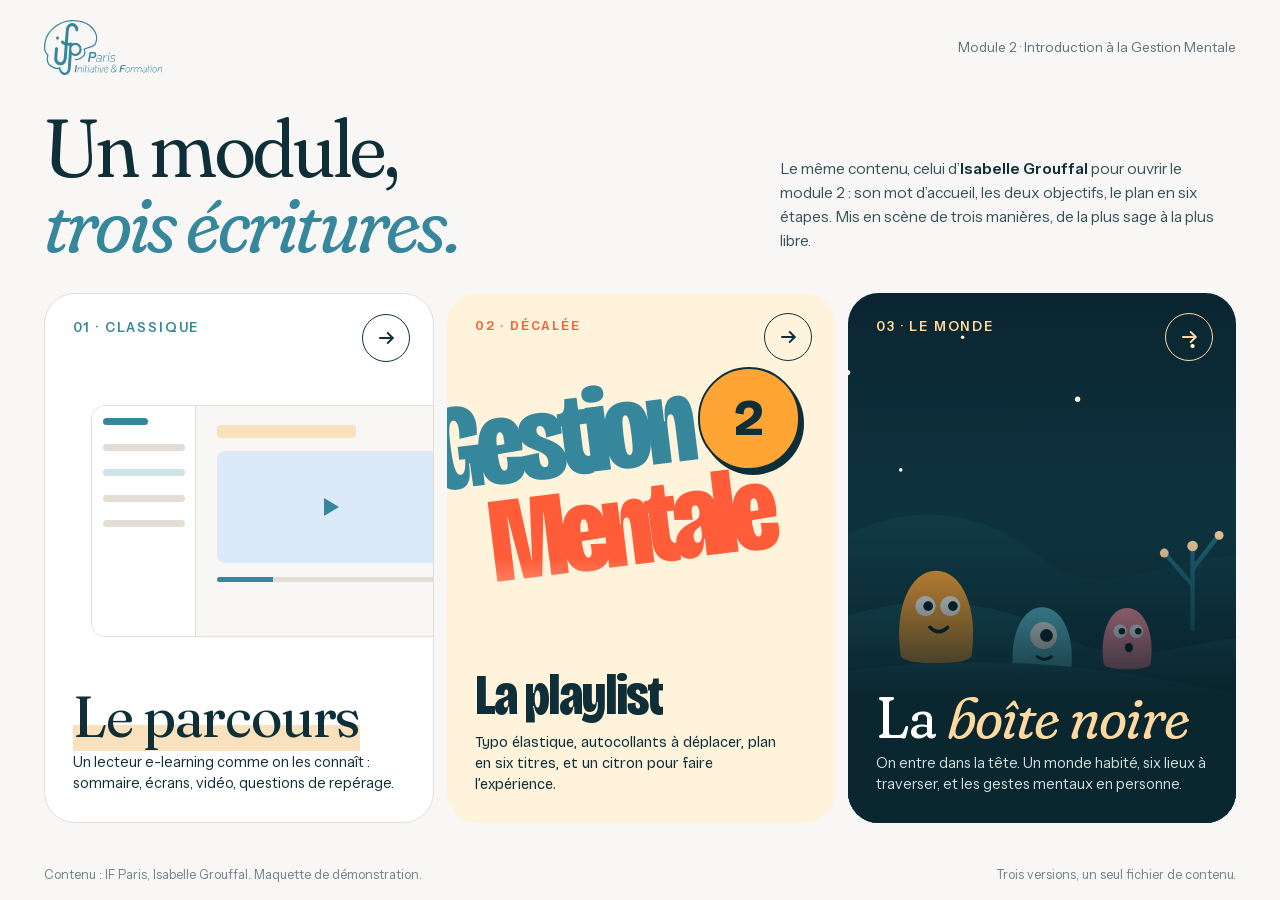
<file: index.html>
<!doctype html>
<html lang="fr">
<head>
<meta charset="utf-8">
<meta name="robots" content="noindex,nofollow">
<meta name="viewport" content="width=device-width,initial-scale=1">
<title>IF Paris · Un module, trois écritures</title>
<link rel="stylesheet" href="assets/base.css">
<style>
:root{--pad:clamp(18px,3.4vw,52px)}
html,body{height:100%}
body{background:var(--paper);color:var(--ink);display:flex;flex-direction:column;min-height:100svh}
header{display:flex;justify-content:space-between;align-items:center;padding:20px var(--pad) 0;font-size:13.5px;color:#5d7178}
header img{width:118px}
.intro{display:grid;grid-template-columns:minmax(0,1.5fr) minmax(0,1fr);gap:clamp(20px,4vw,70px);align-items:end;padding:clamp(22px,4vh,54px) var(--pad) clamp(20px,3.4vh,40px)}
.intro h1{font-family:var(--serif);font-weight:380;font-variation-settings:"SOFT" 60;font-size:clamp(40px,6.3vw,104px);line-height:.94;letter-spacing:-.03em;text-wrap:balance}
.intro h1 em{font-style:italic;color:var(--teal);font-variation-settings:"SOFT" 100,"WONK" 1}
.intro p{font-size:clamp(15.5px,1.2vw,18px);line-height:1.55;max-width:44ch;color:#35525a;padding-bottom:.6em}
.intro p b{color:var(--ink);font-weight:600}

.doors{flex:1;display:flex;gap:clamp(8px,1vw,14px);padding:0 var(--pad) var(--pad);min-height:min(56vh,560px)}
.door{position:relative;flex:1 1 0;min-width:0;border-radius:clamp(20px,2.4vw,36px);overflow:hidden;text-decoration:none;display:flex;flex-direction:column;justify-content:flex-end;padding:clamp(18px,2.2vw,34px);transition:flex-grow .7s var(--ease),transform .7s var(--ease);isolation:isolate;opacity:0;animation:up .9s var(--ease) forwards}
.door:nth-child(2){animation-delay:.08s}.door:nth-child(3){animation-delay:.16s}
@keyframes up{from{opacity:0;transform:translateY(40px)}to{opacity:1;transform:none}}
.doors:hover .door{flex-grow:.8}
.doors .door:hover,.doors .door:focus-visible{flex-grow:1.7}
.door .n{z-index:2;position:absolute;top:clamp(16px,2vw,30px);left:clamp(18px,2.2vw,34px);font-size:13px;font-weight:600;letter-spacing:.14em;text-transform:uppercase}
.door .go{position:absolute;top:clamp(12px,1.6vw,24px);right:clamp(14px,1.8vw,28px);width:48px;height:48px;border-radius:50%;display:grid;place-items:center;border:1.5px solid currentColor;transition:transform .5s var(--ease),background .3s,color .3s}
.door:hover .go{transform:rotate(-45deg)}
.door .go svg{width:18px;height:18px}
.door h2{font-size:clamp(34px,4.4vw,74px);line-height:.92;margin-bottom:10px}
.door p{font-size:clamp(14.5px,1.1vw,17px);line-height:1.45;max-width:34ch}
.scene{position:absolute;inset:0;z-index:-1;pointer-events:none}

/* 01 Classique */
.d1{background:#fff;color:var(--ink);border:1px solid #e3ddd5}
.d1 h2{font-family:var(--serif);font-weight:420;letter-spacing:-.02em}
.d1 h2 span{background:linear-gradient(transparent 62%,var(--apricot) 62%)}
.d1 .n{color:var(--teal)}
.d1:hover .go{background:var(--teal);color:#fff;border-color:var(--teal)}
.ui{position:absolute;left:12%;right:-8%;top:21%;height:44%;border-radius:14px 0 0 14px;border:1px solid #e3ddd5;background:var(--paper);display:grid;grid-template-columns:28% 1fr;overflow:hidden;transition:transform .8s var(--ease)}
.d1:hover .ui{transform:translate(-6%,-3%)}
.ui aside{background:#fff;border-right:1px solid #e3ddd5;padding:12% 10%;display:grid;gap:9%;align-content:start}
.ui aside i{height:7px;border-radius:4px;background:#e3ddd5}
.ui aside i:nth-child(1){width:55%;background:var(--teal)}
.ui aside i:nth-child(3){background:#cfe3e8}
.ui div{padding:7% 8%;display:grid;gap:7%;align-content:start}
.ui div b{height:13px;width:62%;border-radius:4px;background:var(--apricot)}
.ui div u{aspect-ratio:16/8;border-radius:8px;background:var(--mist);position:relative}
.ui div u::after{content:"";position:absolute;left:50%;top:50%;margin:-9px 0 0 -6px;border-left:15px solid var(--teal);border-top:9px solid transparent;border-bottom:9px solid transparent}
.ui div s{height:5px;border-radius:4px;background:#e3ddd5;position:relative;overflow:hidden}
.ui div s::after{content:"";position:absolute;inset:0;background:var(--teal);transform-origin:0 50%;transform:scaleX(.25);transition:transform 1.4s var(--ease)}
.d1:hover .ui div s::after{transform:scaleX(.8)}

/* 02 Décalée */
.d2{background:#fff3dc;color:var(--ink);font-family:var(--grotesk)}
.d2 h2{font-weight:800;font-stretch:76%;letter-spacing:-.04em;transition:font-stretch .6s var(--ease)}
.d2:hover h2{font-stretch:100%}
.d2 .n{color:#ff5c39}
.d2:hover .go{background:var(--ink);color:#fff3dc;border-color:var(--ink)}
.d2 .word{position:absolute;left:-3%;top:17%;font-weight:800;font-stretch:75%;font-size:clamp(70px,9.5vw,170px);line-height:.8;letter-spacing:-.05em;color:var(--teal);white-space:nowrap;transform:rotate(-7deg);transition:transform .8s var(--ease),font-stretch .8s var(--ease)}
.d2 .word span{display:block;color:#ff5c39;margin-left:.4em}
.d2:hover .word{transform:rotate(-3deg) translateX(3%);font-stretch:92%}
.d2 .stick{position:absolute;right:9%;top:14%;width:clamp(70px,8vw,120px);aspect-ratio:1;border-radius:50%;background:var(--orange);border:2px solid var(--ink);box-shadow:4px 5px 0 var(--ink);display:grid;place-items:center;font-weight:800;font-size:clamp(34px,4vw,60px);animation:wob 3s ease-in-out infinite alternate}
@keyframes wob{from{transform:rotate(-14deg)}to{transform:rotate(12deg) translateY(-8px)}}
.d2 .fade{position:absolute;inset:50% 0 0;background:linear-gradient(transparent,#fff3dc 40%)}

/* 03 Le monde */
.d3{background:linear-gradient(#0a2530,#0f3a47 60%,#1a5868);color:#fff}
.d3 h2{font-family:var(--serif);font-weight:380;letter-spacing:-.02em;font-variation-settings:"SOFT" 100}
.d3 h2 em{font-style:italic;color:#ffd9a0;font-variation-settings:"SOFT" 100,"WONK" 1}
.d3 p{color:#cfe0de}
.d3 .n{color:#ffd9a0}
.d3 .go{color:#ffd9a0}
.d3:hover .go{background:#ffd9a0;color:#071d24;border-color:#ffd9a0}
.d3 svg.land{position:absolute;left:0;bottom:0;width:100%;height:100%}
.d3 .hop{animation:hop 2.6s ease-in-out infinite alternate;transform-box:fill-box}
.d3 .hop.b{animation-delay:-1.1s}
@keyframes hop{to{transform:translateY(-10px)}}
.d3 .tw{animation:tw 1.8s ease-in-out infinite alternate;transform-box:fill-box;transform-origin:50% 50%}
.d3 .tw:nth-of-type(2n){animation-delay:-.9s}
@keyframes tw{from{opacity:.25;transform:scale(.6)}}
.d3 .lid{transform-box:fill-box;transform-origin:50% 50%;animation:blink 4.6s infinite}
@keyframes blink{0%,92%,100%{transform:scaleY(1)}96%{transform:scaleY(.1)}}
.d3 .shade{position:absolute;inset:40% 0 0;background:linear-gradient(transparent,rgba(7,29,36,.88) 60%)}
.d3 .cast{transition:transform .9s var(--ease)}
.d3:hover .cast{transform:translateX(-4%)}

footer{padding:0 var(--pad) 18px;font-size:12.5px;color:#6f8389;display:flex;justify-content:space-between;gap:16px;flex-wrap:wrap}

@media (max-width:860px){
  .intro{grid-template-columns:1fr}
  .doors{flex-direction:column}
  .door{min-height:320px;flex:none}
  .ui{top:17%;height:36%}
  .doors:hover .door,.doors .door:hover{flex-grow:0}
}
@media (prefers-reduced-motion:reduce){*,*::before,*::after{animation:none!important;transition:none!important}.door{opacity:1}}
</style>
</head>
<body>
<header>
  <img src="assets/logo.svg" alt="IF Paris — Initiative &amp; Formation">
  <span>Module 2 · Introduction à la Gestion Mentale</span>
</header>

<section class="intro">
  <h1>Un module, <em>trois écritures.</em></h1>
  <p>Le même contenu, celui d’<b>Isabelle Grouffal</b> pour ouvrir le module 2 : son mot d’accueil, les deux objectifs, le plan en six étapes. Mis en scène de trois manières, de la plus sage à la plus libre.</p>
</section>

<main class="doors">
  <a class="door d1" href="classique/index.html">
    <div class="scene"><div class="ui"><aside><i></i><i></i><i></i><i></i><i></i></aside><div><b></b><u></u><s></s></div></div></div>
    <span class="n">01 · Classique</span>
    <span class="go"><svg viewBox="0 0 16 16" fill="none" stroke="currentColor" stroke-width="1.8"><path d="M2 8h12M9 3l5 5-5 5"/></svg></span>
    <h2><span>Le parcours</span></h2>
    <p>Un lecteur e-learning comme on les connaît : sommaire, écrans, vidéo, questions de repérage.</p>
  </a>

  <a class="door d2" href="decalee/index.html">
    <div class="scene"><div class="word">Gestion<span>Mentale</span></div><div class="stick">2</div><div class="fade"></div></div>
    <span class="n">02 · Décalée</span>
    <span class="go"><svg viewBox="0 0 16 16" fill="none" stroke="currentColor" stroke-width="1.8"><path d="M2 8h12M9 3l5 5-5 5"/></svg></span>
    <h2>La playlist</h2>
    <p>Typo élastique, autocollants à déplacer, plan en six titres, et un citron pour faire l’expérience.</p>
  </a>

  <a class="door d3" href="monde/index.html">
    <div class="scene">
      <svg class="land" viewBox="0 0 600 600" preserveAspectRatio="xMidYMax slice" aria-hidden="true">
        <g fill="#fff3d6"><circle class="tw" cx="80" cy="90" r="3"/><circle class="tw" cx="210" cy="50" r="2"/><circle class="tw" cx="340" cy="120" r="3"/><circle class="tw" cx="470" cy="60" r="2.4"/><circle class="tw" cx="540" cy="170" r="3"/><circle class="tw" cx="140" cy="200" r="2"/></g>
        <path d="M0,330 C100,230 220,230 300,300 C380,370 500,250 600,320 V600 H0Z" fill="#103c49"/>
        <path d="M0,400 C120,330 240,340 330,390 C420,440 520,360 600,400 V600 H0Z" fill="#17505f"/>
        <g fill="none" stroke="#1f6577" stroke-width="5" stroke-linecap="round"><path d="M470,380 V290 M470,330 l-30,-34 M470,312 l28,-36"/></g>
        <g fill="#ffd9a0"><circle class="tw" cx="470" cy="286" r="6"/><circle class="tw" cx="438" cy="294" r="5"/><circle class="tw" cx="500" cy="274" r="5"/></g>
        <g class="cast">
          <g transform="translate(180 420)"><g class="hop"><path d="M-40,-10 C-48,-62 -30,-106 0,-106 C30,-106 48,-62 40,-10 C38,2 -38,2 -40,-10Z" fill="#ffa536"/><g class="lid"><circle cx="-12" cy="-66" r="11.5" fill="#fff"/><circle cx="16" cy="-66" r="11.5" fill="#fff"/><circle cx="-9" cy="-66" r="5.5" fill="#071d24"/><circle cx="19" cy="-66" r="5.5" fill="#071d24"/></g><path d="M-7,-42 Q3,-32 13,-42" fill="none" stroke="#071d24" stroke-width="4" stroke-linecap="round"/></g></g>
          <g transform="translate(300 440) scale(.8)"><g class="hop b"><path d="M-40,-10 C-48,-62 -30,-106 0,-106 C30,-106 48,-62 40,-10 C38,2 -38,2 -40,-10Z" fill="#5fc2d6"/><g class="lid"><circle cx="2" cy="-66" r="19" fill="#fff"/><circle cx="6" cy="-66" r="9" fill="#071d24"/></g><path d="M-7,-36 Q3,-28 13,-36" fill="none" stroke="#071d24" stroke-width="4" stroke-linecap="round"/></g></g>
          <g transform="translate(396 426) scale(.66)"><g class="hop"><path d="M-40,-10 C-48,-62 -30,-106 0,-106 C30,-106 48,-62 40,-10 C38,2 -38,2 -40,-10Z" fill="#ff8fa3"/><g class="lid"><circle cx="-12" cy="-66" r="11.5" fill="#fff"/><circle cx="16" cy="-66" r="11.5" fill="#fff"/><circle cx="-9" cy="-66" r="5.5" fill="#071d24"/><circle cx="19" cy="-66" r="5.5" fill="#071d24"/></g><ellipse cx="3" cy="-38" rx="7" ry="8" fill="#071d24"/></g></g>
        </g>
        <path d="M0,440 C150,410 300,410 450,440 S600,450 600,440 V600 H0Z" fill="#1f6577"/>
      </svg>
      <div class="shade"></div>
    </div>
    <span class="n">03 · Le monde</span>
    <span class="go"><svg viewBox="0 0 16 16" fill="none" stroke="currentColor" stroke-width="1.8"><path d="M2 8h12M9 3l5 5-5 5"/></svg></span>
    <h2>La <em>boîte noire</em></h2>
    <p>On entre dans la tête. Un monde habité, six lieux à traverser, et les gestes mentaux en personne.</p>
  </a>
</main>

<footer><span>Contenu : IF Paris, Isabelle Grouffal. Maquette de démonstration.</span><span>Trois versions, un seul fichier de contenu.</span></footer>
</body>
</html>
</file>
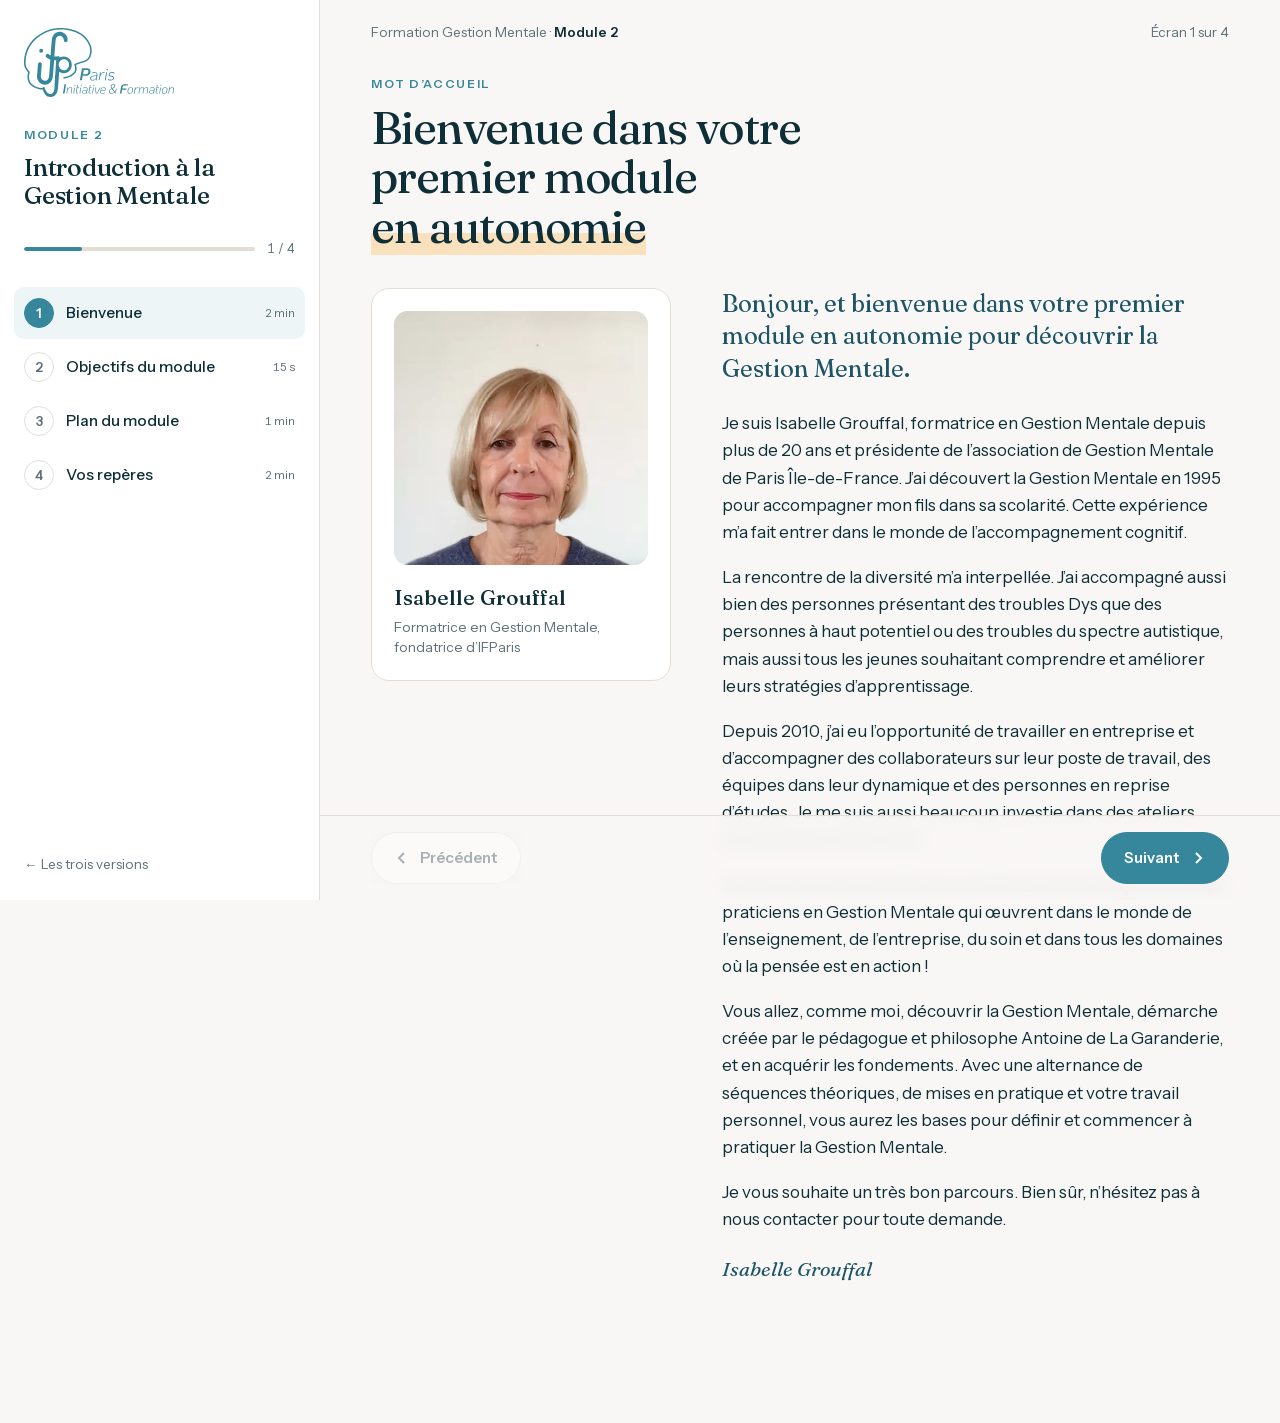
<file: classique/index.html>
<!doctype html>
<html lang="fr">
<head>
<meta charset="utf-8">
<meta name="robots" content="noindex,nofollow">
<meta name="viewport" content="width=device-width,initial-scale=1">
<title>Module 2 · Introduction à la Gestion Mentale — version classique</title>
<link rel="stylesheet" href="../assets/base.css">
<style>
:root{--line:#e3ddd5;--muted:#5d7178;--card:#fff}
html,body{height:100%}
body{background:var(--paper);color:var(--ink);font-size:17px;line-height:1.6}
.app{display:grid;grid-template-columns:320px 1fr;min-height:100%}

/* ---------- Colonne de navigation ---------- */
.side{background:var(--card);border-right:1px solid var(--line);padding:28px 24px 24px;display:flex;flex-direction:column;gap:28px;position:sticky;top:0;height:100vh;overflow:auto}
.side .logo{width:150px}
.eyebrow{font-size:12px;letter-spacing:.14em;text-transform:uppercase;font-weight:600;color:var(--teal)}
.side h1{font-family:var(--serif);font-weight:500;font-size:25px;line-height:1.15;letter-spacing:-.01em;margin-top:8px}
.meter{display:flex;align-items:center;gap:12px;font-size:13px;color:var(--muted);font-variant-numeric:tabular-nums}
.meter i{flex:1;height:4px;border-radius:4px;background:var(--line);overflow:hidden}
.meter i b{display:block;height:100%;width:0;background:var(--teal);border-radius:4px;transition:width .6s var(--ease)}
.toc{display:flex;flex-direction:column;gap:2px;margin:0 -10px}
.toc button{display:grid;grid-template-columns:30px 1fr auto;align-items:center;gap:12px;width:100%;text-align:left;padding:11px 10px;border-radius:10px;transition:background .2s}
.toc button:hover{background:#f4f1ec}
.toc .n{width:30px;height:30px;border-radius:50%;border:1.5px solid var(--line);display:grid;place-items:center;font-size:13px;font-weight:600;color:var(--muted);transition:.3s}
.toc .t{font-weight:500;font-size:15.5px;line-height:1.25}
.toc .d{font-size:12px;color:var(--muted);font-variant-numeric:tabular-nums}
.toc [aria-current="step"]{background:#eef5f7}
.toc [aria-current="step"] .n{border-color:var(--teal);background:var(--teal);color:#fff}
.toc .done .n{border-color:var(--teal);color:var(--teal)}
.toc .done .n::before{content:"";width:10px;height:5px;border-left:2px solid;border-bottom:2px solid;transform:rotate(-45deg) translate(1px,-1px)}
.toc .done .n span{display:none}
.side .back{margin-top:auto;font-size:13.5px;color:var(--muted);text-decoration:none;display:flex;gap:8px;align-items:center}
.side .back:hover{color:var(--teal)}

/* ---------- Zone de contenu ---------- */
.main{display:flex;flex-direction:column;min-width:0}
.top{display:flex;justify-content:space-between;align-items:center;gap:16px;padding:22px clamp(20px,4vw,56px);font-size:13.5px;color:var(--muted)}
.top .crumb b{color:var(--ink);font-weight:600}
.stage{flex:1;padding:8px clamp(20px,4vw,56px) 32px;display:flex}
.screen{display:none;width:100%;max-width:1080px;margin:0 auto;animation:in .5s var(--ease)}
.screen.on{display:block}
@keyframes in{from{opacity:0;transform:translateY(10px)}}
.screen>header{margin-bottom:clamp(20px,3vw,36px)}
.screen h2{font-family:var(--serif);font-weight:450;font-size:clamp(30px,3.6vw,46px);line-height:1.08;letter-spacing:-.02em;margin-top:10px;max-width:20ch;text-wrap:balance}
/* Clin d'œil au surlignage abricot du PowerPoint */
.screen h2 em{font-style:normal;background:linear-gradient(transparent 62%,var(--apricot) 62%)}
.card{background:var(--card);border:1px solid var(--line);border-radius:18px}
.foot{display:flex;justify-content:space-between;align-items:center;gap:12px;padding:16px clamp(20px,4vw,56px);border-top:1px solid var(--line);background:rgba(249,247,245,.9);backdrop-filter:blur(8px);position:sticky;bottom:0}
.btn{display:inline-flex;align-items:center;gap:10px;padding:13px 22px;border-radius:999px;font-weight:600;font-size:15px;border:1.5px solid var(--line);background:var(--card);transition:.2s var(--ease)}
.btn:hover:not(:disabled){border-color:var(--teal);color:var(--teal)}
.btn.primary{background:var(--teal);border-color:var(--teal);color:#fff}
.btn.primary:hover:not(:disabled){background:var(--teal-deep);border-color:var(--teal-deep);color:#fff}
.btn:disabled{opacity:.35;cursor:default}
.btn svg{width:16px;height:16px}

/* Écran 1 : bienvenue */
.welcome{display:grid;grid-template-columns:minmax(220px,300px) 1fr;gap:clamp(24px,4vw,56px);align-items:start}
.who{padding:22px;position:sticky;top:20px}
.who .portrait{aspect-ratio:1;border-radius:14px;overflow:hidden;background:var(--mist)}
.who .portrait img{width:100%;height:100%;object-fit:cover;object-position:50% 30%;transform:scale(1.25)}
.who strong{display:block;font-family:var(--serif);font-size:21px;font-weight:500;margin-top:16px}
.who span{font-size:14px;color:var(--muted);line-height:1.4;display:block;margin-top:4px}
.letter p{max-width:62ch;margin-bottom:1.05em}
.letter p:first-child{font-family:var(--serif);font-size:clamp(20px,2vw,24px);line-height:1.35;color:var(--teal-deep)}
.letter .sign{font-family:var(--serif);font-style:italic;font-size:20px;color:var(--teal-deep);margin-top:20px}

/* Vidéo */
.video{overflow:hidden}
.video video{width:100%;aspect-ratio:16/9;background:#000;object-fit:cover}
.video .cap{min-height:58px;padding:14px 18px;font-size:15px;color:var(--muted);display:flex;align-items:center;gap:10px;border-top:1px solid var(--line)}
.video .cap::before{content:"CC";font-size:10px;font-weight:700;letter-spacing:.06em;border:1.5px solid currentColor;border-radius:4px;padding:1px 4px;opacity:.6;flex:none}
.video .cap.on{color:var(--ink)}

/* Écran 2 : objectifs */
.two{display:grid;grid-template-columns:1.15fr 1fr;gap:clamp(20px,3vw,40px);align-items:start}
.goals{padding:clamp(22px,2.6vw,34px);background:#fff url("../assets/media/cible.jpg") right -90px bottom -110px/330px no-repeat;min-height:100%}
.goals h3{font-size:13px;letter-spacing:.14em;text-transform:uppercase;color:var(--teal);font-weight:600;margin-bottom:18px}
.goals li{display:grid;grid-template-columns:44px 1fr;gap:16px;align-items:center;padding:16px 0;border-top:1px solid var(--line);font-family:var(--serif);font-size:clamp(19px,1.8vw,23px);line-height:1.25;max-width:20ch}
.goals li b{width:44px;height:44px;border-radius:50%;background:var(--apricot);display:grid;place-items:center;font-family:var(--sans);font-size:16px}
.goals{padding-bottom:150px}

/* Écran 3 : plan */
.plan li{border-top:1px solid var(--line)}
.plan li:first-child{border-top:0}
.plan button{display:grid;grid-template-columns:34px 1fr 18px;gap:14px;align-items:center;width:100%;text-align:left;padding:15px 20px;transition:background .25s}
.plan button:hover{background:#faf8f5}
.plan .n{font-size:13px;font-weight:600;color:var(--muted);font-variant-numeric:tabular-nums}
.plan .t{font-weight:600;font-size:16.5px;line-height:1.3}
.plan .chev{width:9px;height:9px;border-right:2px solid var(--muted);border-bottom:2px solid var(--muted);transform:rotate(45deg);transition:.3s;justify-self:center}
.plan .more{display:grid;grid-template-rows:0fr;transition:grid-template-rows .4s var(--ease)}
.plan .more>div{overflow:hidden}
.plan .more p{padding:0 20px 16px 68px;font-size:15px;color:var(--muted);max-width:56ch}
.plan .more p+p{margin-top:-8px}
.plan li.open .more{grid-template-rows:1fr}
.plan li.open .chev{transform:rotate(225deg)}
.plan li.live{background:#eef5f7}
.plan li.live .n{color:var(--teal)}
.plan li.live .n::after{content:"";display:inline-block;width:6px;height:6px;border-radius:50%;background:var(--orange);margin-left:6px;vertical-align:middle;animation:pulse 1s infinite}
@keyframes pulse{50%{opacity:.2}}
.hint{font-size:13.5px;color:var(--muted);margin-top:12px}

/* Écran 4 : repères */
.quiz{display:grid;gap:18px;max-width:760px}
.q{padding:24px clamp(18px,2.4vw,30px)}
.q legend{font-family:var(--serif);font-size:21px;line-height:1.3;padding:0;margin-bottom:14px;float:left;width:100%}
.q fieldset{border:0;padding:0;margin:0}
.q label{clear:both;display:flex;gap:12px;align-items:center;padding:12px 14px;border:1.5px solid var(--line);border-radius:12px;margin-top:8px;cursor:pointer;transition:.2s;font-size:16px}
.q label:hover{border-color:var(--teal)}
.q input{accent-color:var(--teal);width:18px;height:18px;flex:none}
.q label.ok{border-color:#2f8f6b;background:#edf7f2}
.q label.ko{border-color:#c9573f;background:#fbefec}
.q .fb{font-size:15px;margin-top:14px;padding-left:14px;border-left:3px solid var(--teal);color:var(--teal-deep);display:none}
.q.answered .fb{display:block}
.done-box{padding:26px 30px;display:none;align-items:center;gap:20px;background:var(--teal);color:#fff;border-color:var(--teal)}
.done-box.on{display:flex}
.done-box strong{font-family:var(--serif);font-weight:450;font-size:24px;line-height:1.2;display:block}
.done-box span{opacity:.85;font-size:15px}

@media (max-width:900px){
  .app{grid-template-columns:1fr}
  .side{position:static;height:auto;padding:18px 20px;gap:14px;border-right:0;border-bottom:1px solid var(--line)}
  .side .logo{width:110px}.side h1{font-size:21px}
  .toc{flex-direction:row;overflow:auto;margin:0;gap:6px}
  .toc button{grid-template-columns:30px;padding:4px}.toc .t,.toc .d{display:none}
  .side .back{margin:0}
  .welcome,.two{grid-template-columns:1fr}
  .who{position:static;display:grid;grid-template-columns:84px 1fr;gap:4px 16px;align-items:center}
  .who .portrait{grid-row:span 2}.who strong{margin:0;align-self:end}.who span{align-self:start}
  .btn{padding:12px 16px}
}
@media (prefers-reduced-motion:reduce){*{animation:none!important;transition:none!important}}
</style>
</head>
<body>
<div class="app">
  <aside class="side">
    <a href="../index.html" aria-label="Retour au choix de version"><img class="logo" src="../assets/logo.svg" alt="IF Paris — Initiative &amp; Formation"></a>
    <div>
      <p class="eyebrow">Module 2</p>
      <h1>Introduction à la Gestion Mentale</h1>
    </div>
    <div class="meter" aria-live="polite"><i><b id="bar"></b></i><span id="count"></span></div>
    <nav aria-label="Écrans du module"><ol class="toc" id="toc"></ol></nav>
    <a class="back" href="../index.html">← Les trois versions</a>
  </aside>

  <div class="main">
    <div class="top"><span class="crumb">Formation Gestion Mentale · <b>Module 2</b></span><span id="pos"></span></div>

    <main class="stage">
      <!-- 1. Bienvenue -->
      <section class="screen" data-title="Bienvenue" data-dur="2 min">
        <header><p class="eyebrow">Mot d’accueil</p><h2>Bienvenue dans votre premier module <em>en autonomie</em></h2></header>
        <div class="welcome">
          <div class="who card">
            <div class="portrait"><img src="../assets/media/objectifs-poster.jpg" alt="Portrait d’Isabelle Grouffal"></div>
            <strong>Isabelle Grouffal</strong>
            <span>Formatrice en Gestion Mentale, fondatrice d’IFParis</span>
          </div>
          <div class="letter" id="letter"></div>
        </div>
      </section>

      <!-- 2. Objectifs -->
      <section class="screen" data-title="Objectifs du module" data-dur="15 s">
        <header><p class="eyebrow">Écran 2</p><h2>Les <em>objectifs</em> du module</h2></header>
        <div class="two">
          <div class="video card">
            <video id="v1" controls playsinline preload="metadata" poster="../assets/media/objectifs-poster.jpg" src="../assets/media/objectifs.mp4"></video>
            <p class="cap" id="c1" aria-live="off"></p>
          </div>
          <div class="goals card"><h3>À l’issue de ce module, vous saurez</h3><ol id="goals"></ol></div>
        </div>
      </section>

      <!-- 3. Plan -->
      <section class="screen" data-title="Plan du module" data-dur="1 min">
        <header><p class="eyebrow">Écran 3</p><h2>Le <em>plan</em> du module, en six étapes</h2></header>
        <div class="two">
          <div>
            <div class="video card">
              <video id="v2" controls playsinline preload="metadata" poster="../assets/media/plan-poster.jpg" src="../assets/media/plan.mp4"></video>
              <p class="cap" id="c2" aria-live="off"></p>
            </div>
            <p class="hint">Les étapes s’éclairent au fil de la vidéo. Cliquez sur une étape pour en lire l’aperçu.</p>
          </div>
          <ol class="plan card" id="plan"></ol>
        </div>
      </section>

      <!-- 4. Repères -->
      <section class="screen" data-title="Vos repères" data-dur="2 min">
        <header><p class="eyebrow">Avant de commencer</p><h2>Trois <em>repères</em> à vérifier</h2></header>
        <div class="quiz" id="quiz"></div>
      </section>
    </main>

    <div class="foot">
      <button class="btn" id="prev"><svg viewBox="0 0 16 16" fill="none" stroke="currentColor" stroke-width="2"><path d="M10 3 5 8l5 5"/></svg>Précédent</button>
      <button class="btn primary" id="next">Suivant<svg viewBox="0 0 16 16" fill="none" stroke="currentColor" stroke-width="2"><path d="m6 3 5 5-5 5"/></svg></button>
    </div>
  </div>
</div>

<script src="../assets/content.js"></script>
<script>
(function () {
  var $ = function (s) { return document.querySelector(s); };
  var screens = [].slice.call(document.querySelectorAll(".screen"));
  var seen = {}, cur = 0;

  // Contenus
  $("#letter").innerHTML = IFP.bienvenue.map(function (p) { return "<p>" + p + "</p>"; }).join("") + '<p class="sign">Isabelle Grouffal</p>';
  $("#goals").innerHTML = IFP.objectifs.map(function (o, i) { return "<li><b>" + (i + 1) + "</b><span>" + o + "</span></li>"; }).join("");
  $("#plan").innerHTML = IFP.plan.map(function (s, i) {
    return '<li><button aria-expanded="false"><span class="n">0' + (i + 1) + '</span><span class="t">' + s.titre +
      '</span><i class="chev"></i></button><div class="more"><div><p>' + s.apercu + "</p><p>" + s.detail + "</p></div></div></li>";
  }).join("");
  var steps = [].slice.call(document.querySelectorAll("#plan li"));
  steps.forEach(function (li) {
    li.querySelector("button").addEventListener("click", function () {
      var o = li.classList.toggle("open"); this.setAttribute("aria-expanded", o);
    });
  });

  // Vidéos : sous-titres + étapes synchronisées
  IFP.captions($("#v1"), $("#c1"), IFP.cues.objectifs);
  IFP.captions($("#v2"), $("#c2"), IFP.cues.plan, function (t, playing) {
    var k = playing ? IFP.stepAt(t) : -1;
    steps.forEach(function (li, i) { li.classList.toggle("live", i === k); });
  });

  // Questions de repérage
  var Q = [
    { q: "La Gestion Mentale, c’est…", a: ["Une méthode pour « gérer » son mental", "La pédagogie des gestes mentaux", "Un test de personnalité"], ok: 1,
      fb: "La Gestion Mentale est « la pédagogie des gestes mentaux, et non une manière de “gérer” son mental »." },
    { q: "Qui a fondé la Gestion Mentale ?", a: ["Carl Rogers", "Isabelle Grouffal", "Antoine de La Garanderie"], ok: 2,
      fb: "Antoine de La Garanderie, philosophe et pédagogue (1920 – 2010). Isabelle Grouffal a fondé IFParis en 2006." },
    { q: "Combien de concepts fondamentaux aborderons-nous dans ce module ?", a: ["Deux", "Quatre", "Six"], ok: 1,
      fb: "Quatre concepts : l’évocation, les gestes mentaux, les structures de sens et le projet. Six, c’est le nombre d’étapes du plan." }
  ];
  var answered = 0;
  $("#quiz").innerHTML = Q.map(function (q, i) {
    return '<div class="q card"><fieldset><legend>' + (i + 1) + ". " + q.q + "</legend>" + q.a.map(function (a, j) {
      return '<label><input type="radio" name="q' + i + '" value="' + j + '">' + a + "</label>";
    }).join("") + '<p class="fb" role="status"></p></fieldset></div>';
  }).join("") + '<div class="done-box card" id="done"><div><strong>Vous êtes prêt·e à commencer.</strong><span>Première étape : qu’est-ce que la Gestion Mentale ?</span></div></div>';
  [].forEach.call(document.querySelectorAll(".q"), function (box, i) {
    box.addEventListener("change", function (e) {
      var v = +e.target.value, labels = box.querySelectorAll("label");
      [].forEach.call(labels, function (l) { l.classList.remove("ok", "ko"); });
      labels[Q[i].ok].classList.add("ok");
      if (v !== Q[i].ok) labels[v].classList.add("ko");
      box.querySelector(".fb").textContent = (v === Q[i].ok ? "Exact. " : "Pas tout à fait. ") + Q[i].fb;
      if (!box.classList.contains("answered")) { box.classList.add("answered"); answered++; }
      if (answered === Q.length) $("#done").classList.add("on");
    });
  });

  // Navigation
  $("#toc").innerHTML = screens.map(function (s, i) {
    return '<li><button data-i="' + i + '"><span class="n"><span>' + (i + 1) + '</span></span><span class="t">' + s.dataset.title + '</span><span class="d">' + s.dataset.dur + "</span></button></li>";
  }).join("");
  var tocBtns = [].slice.call(document.querySelectorAll("#toc button"));
  function go(i) {
    if (i < 0 || i >= screens.length) return;
    seen[cur] = true; cur = i;
    [].forEach.call(document.querySelectorAll("video"), function (v) { v.pause(); });
    screens.forEach(function (s, k) { s.classList.toggle("on", k === i); });
    tocBtns.forEach(function (b, k) {
      b.classList.toggle("done", !!seen[k] && k !== i);
      if (k === i) b.setAttribute("aria-current", "step"); else b.removeAttribute("aria-current");
    });
    $("#prev").disabled = i === 0;
    $("#next").disabled = i === screens.length - 1;
    $("#pos").textContent = "Écran " + (i + 1) + " sur " + screens.length;
    $("#count").textContent = (i + 1) + " / " + screens.length;
    $("#bar").style.width = ((i + 1) / screens.length * 100) + "%";
    window.scrollTo(0, 0);
  }
  tocBtns.forEach(function (b) { b.addEventListener("click", function () { go(+b.dataset.i); }); });
  $("#prev").addEventListener("click", function () { go(cur - 1); });
  $("#next").addEventListener("click", function () { go(cur + 1); });
  document.addEventListener("keydown", function (e) {
    if (/INPUT|VIDEO|BUTTON/.test(e.target.tagName)) return;
    if (e.key === "ArrowRight") go(cur + 1);
    if (e.key === "ArrowLeft") go(cur - 1);
  });
  go(0);
})();
</script>
</body>
</html>
</file>
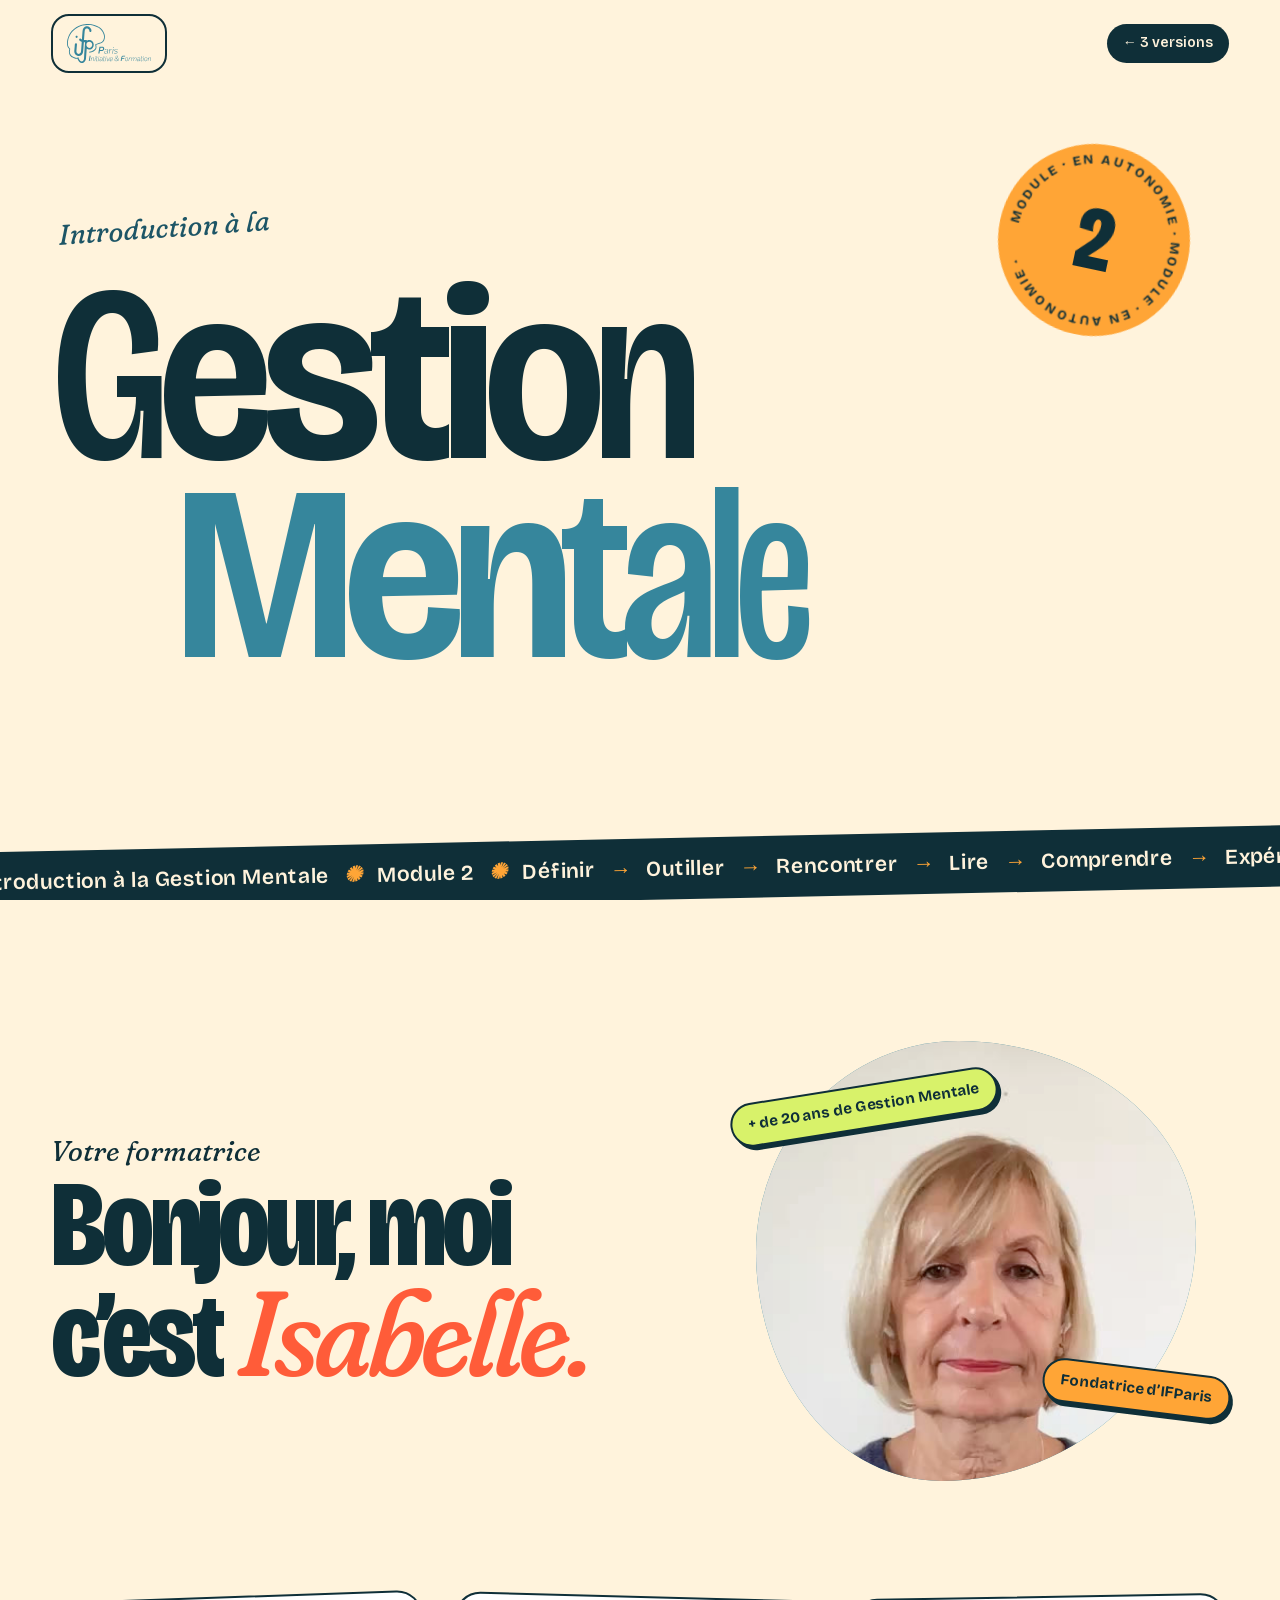
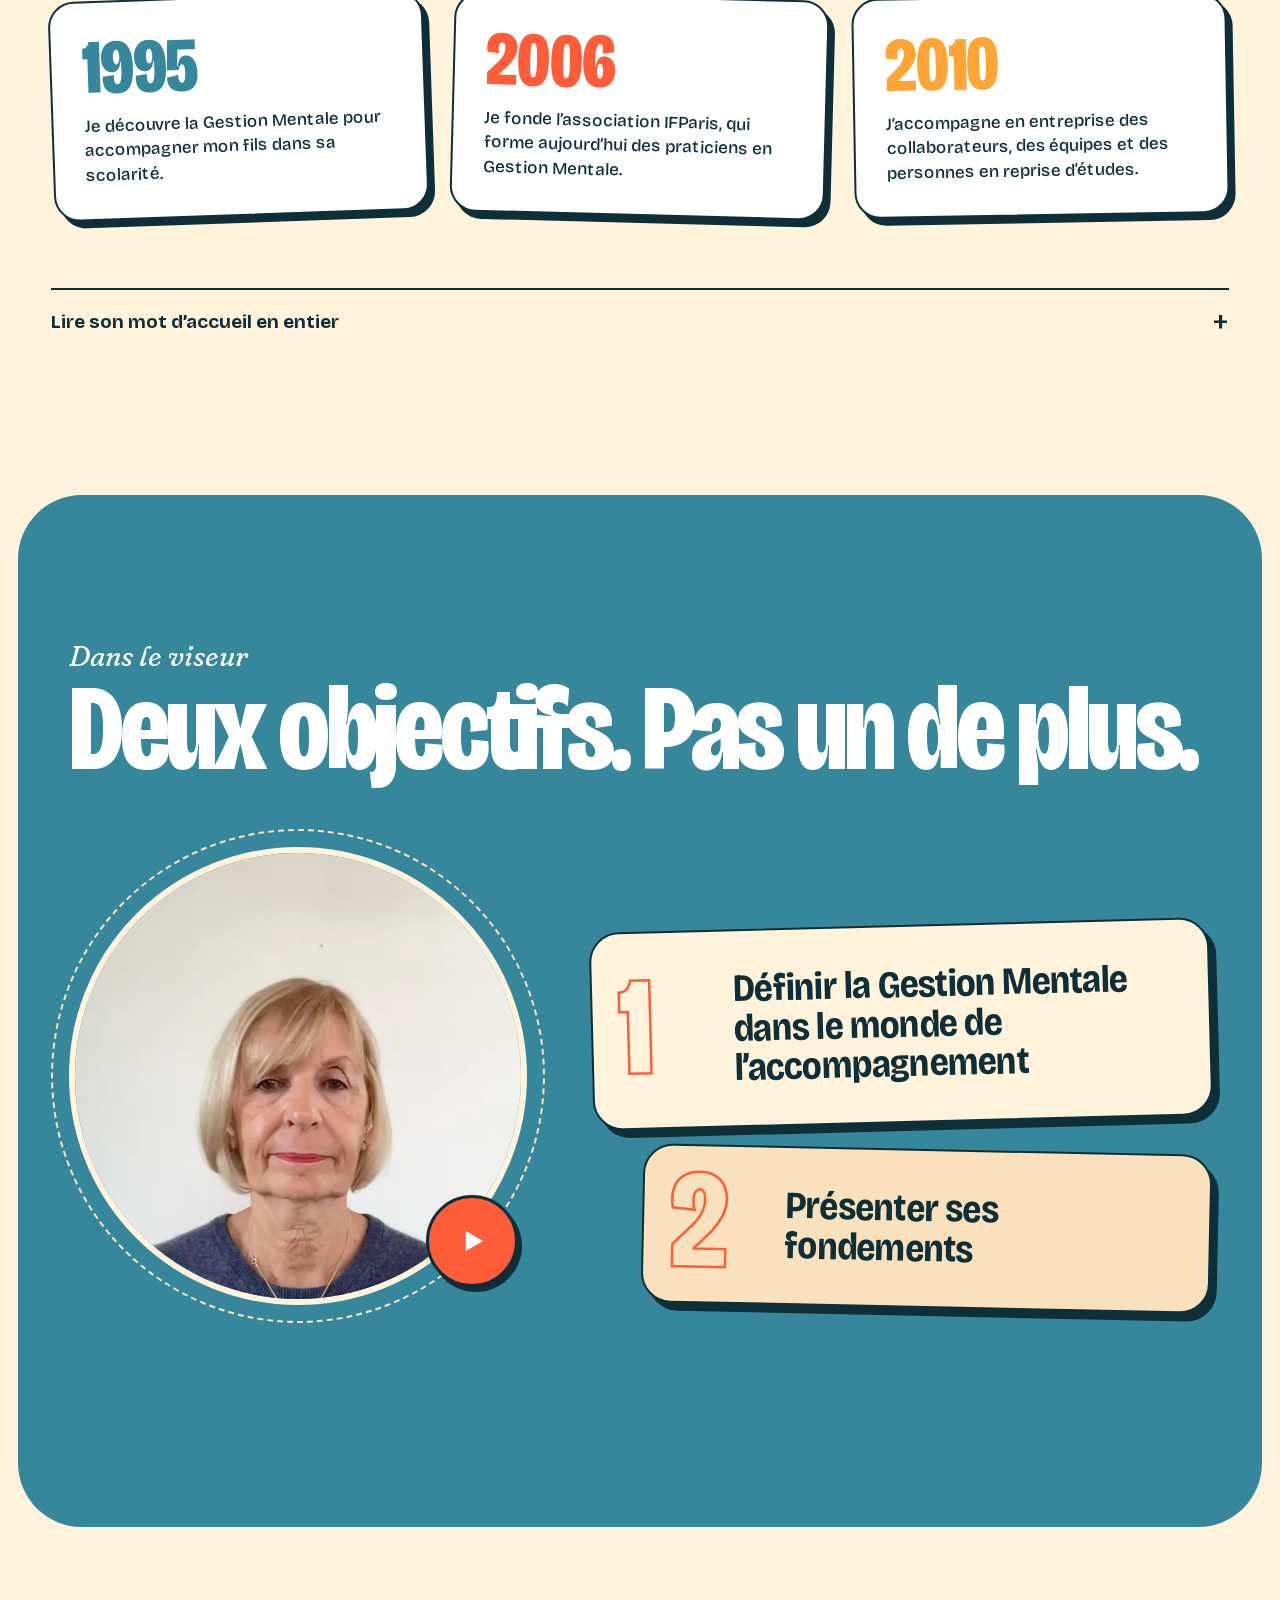
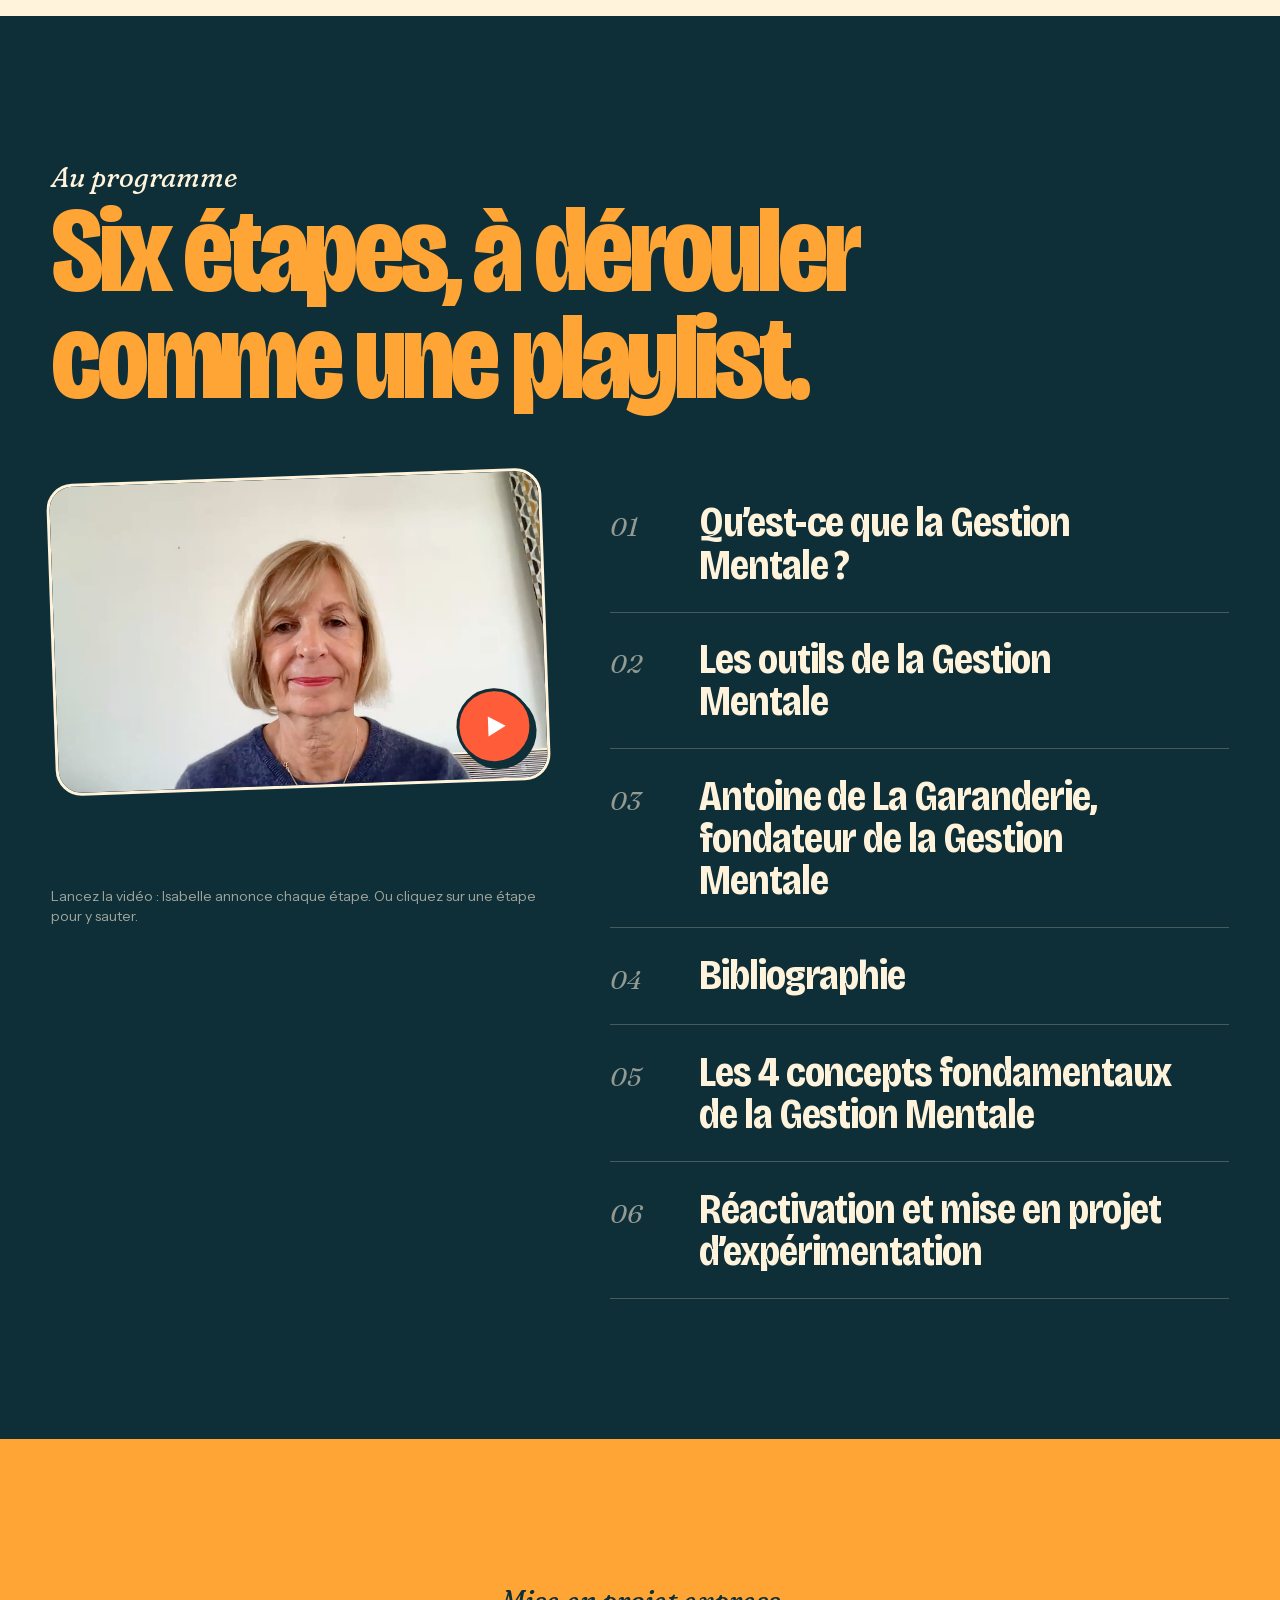
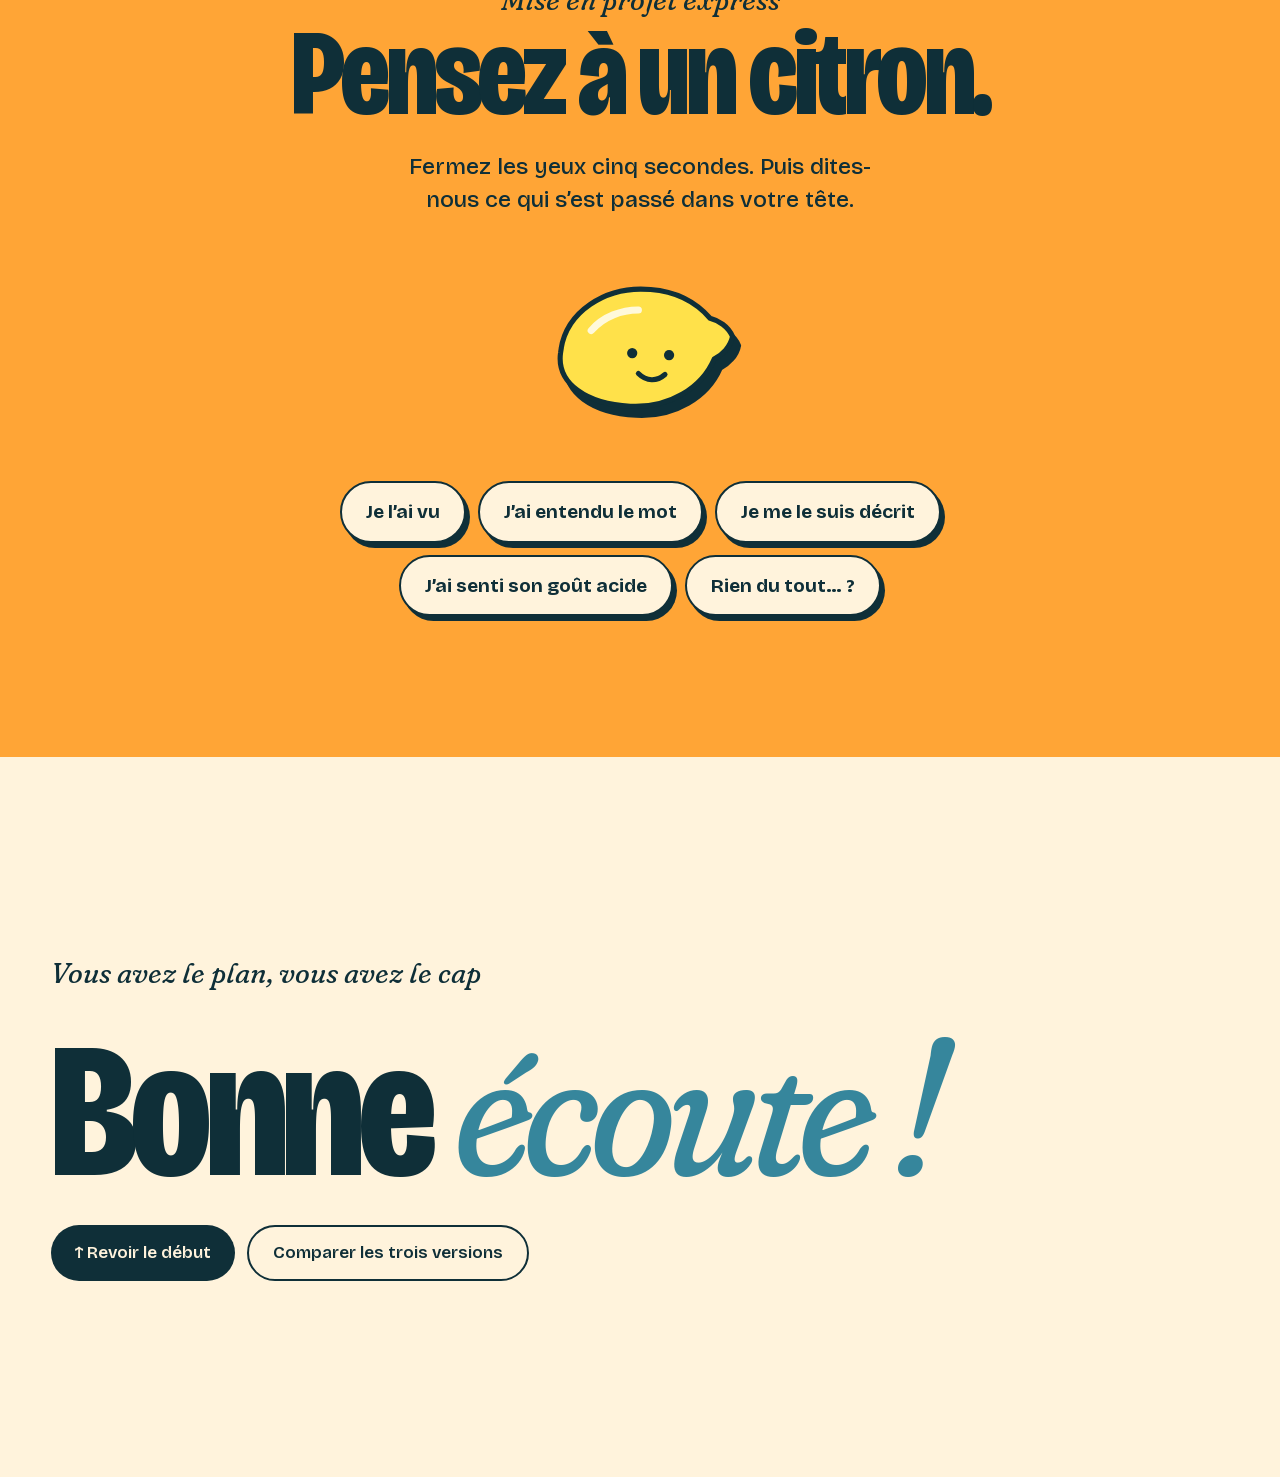
<file: decalee/index.html>
<!doctype html>
<html lang="fr">
<head>
<meta charset="utf-8">
<meta name="robots" content="noindex,nofollow">
<meta name="viewport" content="width=device-width,initial-scale=1">
<title>Module 2 · Introduction à la Gestion Mentale — version décalée</title>
<link rel="stylesheet" href="../assets/base.css">
<style>
:root{--cream:#fff3dc;--tomato:#ff5c39;--lime:#d8f26a;--pad:clamp(18px,4vw,64px)}
html{scroll-behavior:smooth}
body{background:var(--cream);color:var(--ink);font-family:var(--grotesk);font-size:18px;line-height:1.45;overflow-x:hidden}
section{position:relative;padding:clamp(72px,11vw,160px) var(--pad)}
.kicker{font-family:var(--serif);font-style:italic;font-size:clamp(20px,2.2vw,30px);font-variation-settings:"SOFT" 100,"WONK" 1}
.big{font-weight:800;font-stretch:78%;font-size:clamp(48px,9.5vw,150px);line-height:.88;letter-spacing:-.035em;text-wrap:balance}
.reveal{opacity:0;transform:translateY(40px) rotate(var(--r,0deg));transition:opacity .8s var(--ease),transform .9s var(--ease);transition-delay:var(--d,0s)}
.reveal.in{opacity:1;transform:rotate(var(--r,0deg))}

/* Barre du haut */
.bar{position:fixed;z-index:20;top:0;left:0;right:0;display:flex;justify-content:space-between;align-items:center;padding:14px var(--pad);mix-blend-mode:normal;pointer-events:none}
.bar>*{pointer-events:auto}
.bar a:first-child{background:var(--cream);padding:8px 14px;border-radius:18px;border:2px solid var(--ink)}
.bar img{width:84px}
.pill{display:inline-flex;align-items:center;gap:8px;padding:9px 16px;border-radius:99px;background:var(--ink);color:var(--cream);font-weight:600;font-size:14px;text-decoration:none;transition:transform .3s var(--ease)}
.pill:hover{transform:rotate(-3deg) scale(1.05)}
.prog{position:fixed;z-index:21;left:0;top:0;height:5px;background:var(--tomato);width:100%;transform-origin:0 50%;transform:scaleX(0)}

/* 1. Ouverture */
.hero{min-height:100svh;display:flex;flex-direction:column;justify-content:center;padding-top:110px;padding-bottom:120px;overflow:hidden}
.hero .kicker{margin-left:.3em;transform:rotate(-4deg);transform-origin:0 100%;display:inline-block;color:var(--teal-deep)}
.hero h1{font-weight:800;font-size:clamp(70px,19.5vw,330px);line-height:.8;letter-spacing:-.045em;margin-top:.08em;user-select:none}
.hero h1 span{display:inline-block;font-stretch:var(--w,88%);font-weight:var(--g,700);transition:font-stretch .25s,font-weight .25s,color .25s,transform .25s}
.hero h1 .l2{display:block;color:var(--teal);margin-left:.5em}
.hero h1 span.hot{color:var(--tomato)}
.badge{position:absolute;right:clamp(16px,7vw,120px);top:clamp(96px,16vh,170px);width:clamp(110px,15vw,210px);aspect-ratio:1;border-radius:50%;background:var(--orange);display:grid;place-items:center;transform:rotate(12deg);cursor:grab;touch-action:none;z-index:5}
.badge svg{position:absolute;inset:0;animation:spin 14s linear infinite}
.badge text{font-family:var(--grotesk);font-weight:700;font-size:13.5px;letter-spacing:.16em;fill:var(--ink)}
.badge b{font-size:clamp(46px,7vw,96px);font-weight:800;line-height:1;font-stretch:75%}
@keyframes spin{to{transform:rotate(360deg)}}
.marquee{position:absolute;left:0;right:0;bottom:0;background:var(--ink);color:var(--cream);padding:14px 0;white-space:nowrap;overflow:hidden;transform:rotate(-1.2deg) scale(1.04);transform-origin:50% 100%}
.marquee div{display:inline-block;animation:slide 26s linear infinite;font-weight:600;font-size:clamp(16px,1.6vw,22px);letter-spacing:.02em}
.marquee i{font-family:var(--serif);font-style:italic;color:var(--orange);padding:0 .7em}
@keyframes slide{to{transform:translateX(-50%)}}

/* 2. Bonjour */
.hello{display:grid;grid-template-columns:minmax(0,1.2fr) minmax(0,1fr);gap:clamp(28px,5vw,90px);align-items:center}
.hello .big em{font-family:var(--serif);font-style:italic;font-weight:500;font-stretch:100%;letter-spacing:-.03em;color:var(--tomato);font-variation-settings:"SOFT" 100,"WONK" 1}
.face{position:relative;width:min(100%,440px);justify-self:center}
.face .ph{aspect-ratio:1;border-radius:46% 54% 58% 42%/48% 44% 56% 52%;overflow:hidden;background:var(--teal);animation:blob 12s ease-in-out infinite alternate}
.face img{width:100%;height:100%;object-fit:cover;object-position:50% 28%;transform:scale(1.3)}
@keyframes blob{to{border-radius:58% 42% 44% 56%/42% 56% 44% 58%}}
.tag{position:absolute;padding:9px 16px;border-radius:99px;font-weight:700;font-size:15px;white-space:nowrap;cursor:grab;touch-action:none;box-shadow:3px 4px 0 var(--ink);border:2px solid var(--ink)}
.tag.a{background:var(--lime);left:-6%;top:10%;transform:rotate(-9deg)}
.tag.b{background:var(--orange);right:-8%;bottom:16%;transform:rotate(7deg)}
.years{grid-column:1/-1;display:grid;grid-template-columns:repeat(3,1fr);gap:clamp(14px,2vw,28px);margin-top:clamp(20px,4vw,60px)}
.year{padding:clamp(20px,2.4vw,34px);border-radius:26px;border:2px solid var(--ink);background:#fff;box-shadow:6px 7px 0 var(--ink);transition:transform .4s var(--ease),box-shadow .4s var(--ease)}
.year:hover{transform:translate(-3px,-4px) rotate(0deg)!important;box-shadow:10px 12px 0 var(--ink)}
.year b{display:block;font-size:clamp(46px,6vw,88px);font-weight:800;font-stretch:75%;line-height:.9;letter-spacing:-.03em}
.year:nth-child(1) b{color:var(--teal)}.year:nth-child(2) b{color:var(--tomato)}.year:nth-child(3) b{color:var(--orange)}
.year p{margin-top:12px;font-size:17px;font-weight:500}
details.mot{grid-column:1/-1;margin-top:8px;border-top:2px solid var(--ink)}
details.mot summary{cursor:pointer;list-style:none;padding:18px 0;font-weight:700;display:flex;justify-content:space-between;align-items:center;font-size:19px}
details.mot summary::-webkit-details-marker{display:none}
details.mot summary::after{content:"+";font-size:34px;line-height:.6;font-weight:400;transition:transform .3s}
details.mot[open] summary::after{transform:rotate(45deg)}
details.mot div{columns:2 320px;column-gap:48px;padding-bottom:28px;font-family:var(--sans);font-size:16.5px;line-height:1.6}
details.mot p{margin-bottom:1em;break-inside:avoid}

/* 3. Objectifs */
.goals{background:var(--teal);color:#fff;border-radius:clamp(28px,5vw,70px);margin:0 clamp(8px,1.4vw,22px)}
.goals .grid{display:grid;grid-template-columns:minmax(0,.85fr) minmax(0,1.15fr);gap:clamp(28px,5vw,80px);align-items:center;margin-top:clamp(28px,5vw,64px)}
.bubble{position:relative;width:min(100%,460px);aspect-ratio:1;justify-self:center}
.bubble video{width:100%;height:100%;object-fit:cover;border-radius:50%;border:6px solid var(--cream);background:#000}
.bubble::before{content:"";position:absolute;inset:-18px;border-radius:50%;border:2px dashed var(--apricot);animation:spin 40s linear infinite}
.play{position:absolute;right:2%;bottom:4%;width:92px;height:92px;border-radius:50%;background:var(--tomato);color:#fff;display:grid;place-items:center;border:3px solid var(--ink);box-shadow:4px 5px 0 var(--ink);transition:transform .25s var(--ease);font-weight:800;font-size:14px;letter-spacing:.06em}
.play:hover{transform:scale(1.08) rotate(-6deg)}
.play svg{width:30px;height:30px;fill:currentColor}
.play .pa{display:none}.playing .play .pl{display:none}.playing .play .pa{display:block}
.say{min-height:2.5em;margin-top:26px;text-align:center;font-family:var(--serif);font-style:italic;font-size:clamp(18px,1.7vw,23px);line-height:1.25;opacity:0;transition:opacity .3s}
.say.on{opacity:1}
.cards{display:grid;gap:clamp(16px,2vw,26px)}
.goal{position:relative;padding:clamp(24px,3vw,44px);padding-left:clamp(96px,11vw,170px);border-radius:30px;background:var(--cream);color:var(--ink);border:2px solid var(--ink);box-shadow:7px 8px 0 var(--ink);font-weight:700;font-stretch:88%;font-size:clamp(24px,3vw,44px);line-height:1.02;letter-spacing:-.02em;transition:transform .4s var(--ease),background .3s}
.goal:nth-child(2){background:var(--apricot);margin-left:clamp(0px,4vw,60px)}
.goal i{position:absolute;left:clamp(16px,2vw,30px);top:50%;transform:translateY(-52%);font-style:normal;font-size:clamp(84px,11vw,170px);font-weight:800;font-stretch:75%;line-height:1;color:transparent;-webkit-text-stroke:2.5px var(--tomato)}
.goal.lit{background:var(--lime);transform:rotate(0deg) scale(1.03)!important}
.goal.lit i{color:var(--tomato)}

/* 4. Plan */
.plan{background:var(--ink);color:var(--cream);margin-top:clamp(40px,7vw,110px)}
.plan .big{color:var(--orange)}
.plan .grid{display:grid;grid-template-columns:minmax(0,1fr) minmax(0,1.25fr);gap:clamp(28px,5vw,80px);margin-top:clamp(30px,5vw,70px);align-items:start}
.deck{position:sticky;top:90px}
.screenv{position:relative;border-radius:26px;overflow:hidden;border:3px solid var(--cream);transform:rotate(-2deg);background:#000}
.screenv video{width:100%;aspect-ratio:16/10;object-fit:cover}
.screenv .play{right:14px;bottom:14px;width:76px;height:76px}
.deck .say{text-align:left;color:var(--apricot)}
.tracks li{border-bottom:1.5px solid rgba(255,243,220,.22)}
.tracks button{display:grid;grid-template-columns:clamp(46px,6vw,90px) 1fr 40px;align-items:baseline;gap:12px;width:100%;text-align:left;padding:clamp(16px,2vw,26px) 0;transition:color .3s,padding .4s var(--ease)}
.tracks .n{font-family:var(--serif);font-style:italic;font-size:clamp(20px,2vw,28px);opacity:.55}
.tracks .t{font-weight:700;font-stretch:84%;font-size:clamp(24px,3.3vw,50px);line-height:1;letter-spacing:-.025em}
.tracks .s{display:block;font-family:var(--sans);font-weight:400;font-stretch:100%;font-size:16px;letter-spacing:0;line-height:1.45;max-height:0;overflow:hidden;opacity:0;transition:max-height .5s var(--ease),opacity .4s,margin .4s;color:var(--apricot);max-width:46ch}
.tracks .eq{display:flex;gap:3px;align-items:flex-end;height:22px;justify-self:end;opacity:0}
.tracks .eq i{width:5px;background:var(--lime);border-radius:2px;height:30%;animation:eq .7s ease-in-out infinite alternate}
.tracks .eq i:nth-child(2){animation-delay:-.3s}.tracks .eq i:nth-child(3){animation-delay:-.55s}
@keyframes eq{to{height:100%}}
.tracks button:hover,.tracks li.live button{color:var(--lime);padding-left:14px}
.tracks button:hover .s,.tracks li.live .s,.tracks button:focus-visible .s{max-height:9em;opacity:1;margin-top:10px}
.tracks li.live .eq{opacity:1}
.tip{font-size:14px;opacity:.6;margin-top:18px;font-family:var(--sans)}

/* 5. Expérience */
.lab{background:var(--orange);text-align:center;overflow:hidden}
.lab .big{max-width:13ch;margin:0 auto}
.lab .how{font-size:clamp(18px,1.8vw,24px);font-weight:500;max-width:34ch;margin:22px auto 0}
.lemon{width:clamp(120px,16vw,210px);margin:clamp(24px,4vw,50px) auto;animation:bob 3.4s ease-in-out infinite alternate;filter:drop-shadow(6px 9px 0 var(--ink))}
@keyframes bob{to{transform:translateY(-14px) rotate(8deg)}}
.opts{display:flex;flex-wrap:wrap;justify-content:center;gap:12px;max-width:820px;margin:0 auto}
.opts button{padding:15px 24px;border-radius:99px;background:var(--cream);border:2px solid var(--ink);box-shadow:4px 5px 0 var(--ink);font-weight:700;font-size:clamp(16px,1.5vw,20px);transition:transform .2s var(--ease),box-shadow .2s,background .2s}
.opts button:hover{transform:translate(-2px,-3px);box-shadow:7px 9px 0 var(--ink)}
.opts button[aria-pressed="true"]{background:var(--ink);color:var(--lime);transform:translate(3px,4px);box-shadow:0 0 0 var(--ink)}
.verdict{max-width:760px;margin:clamp(26px,4vw,48px) auto 0;padding:clamp(22px,3vw,40px);border-radius:30px;background:var(--ink);color:var(--cream);text-align:left;display:none;transform:rotate(-1deg)}
.verdict.on{display:block;animation:pop .6s var(--ease)}
@keyframes pop{from{transform:scale(.7) rotate(-8deg);opacity:0}}
.verdict strong{display:block;font-size:clamp(26px,3.4vw,46px);font-weight:800;font-stretch:80%;line-height:1;color:var(--lime);margin-bottom:14px}
.verdict q{font-family:var(--serif);font-style:italic;font-size:clamp(20px,2vw,27px);line-height:1.25;display:block;margin-top:14px;color:var(--orange)}
.verdict small{display:block;margin-top:14px;font-family:var(--sans);font-size:14px;opacity:.65}

/* 6. Sortie */
.out{min-height:80svh;display:flex;flex-direction:column;justify-content:center;align-items:flex-start;gap:28px}
.out .big{font-size:clamp(60px,15vw,250px)}
.out .big em{font-family:var(--serif);font-style:italic;font-weight:400;color:var(--teal);font-variation-settings:"SOFT" 100,"WONK" 1}
.out nav{display:flex;flex-wrap:wrap;gap:12px}
.out .pill{font-size:17px;padding:14px 24px}
.out .pill.alt{background:transparent;color:var(--ink);border:2px solid var(--ink)}

/* Curseur */
.dot{position:fixed;z-index:50;left:0;top:0;width:18px;height:18px;margin:-9px;border-radius:50%;background:var(--tomato);pointer-events:none;mix-blend-mode:multiply;transition:width .25s,height .25s,margin .25s,opacity .3s;opacity:0}
.dot.big{width:64px;height:64px;margin:-32px}
@media (hover:none){.dot{display:none}}

@media (max-width:820px){
  .hello,.goals .grid,.plan .grid{grid-template-columns:1fr}
  .years{grid-template-columns:1fr}
  .deck{position:static}
  .goal:nth-child(2){margin-left:0}
  .tracks .s{max-height:9em;opacity:.85;margin-top:8px}
  .badge{top:auto;bottom:90px;right:16px}
  .tag.a{left:0}.tag.b{right:0}
}
@media (prefers-reduced-motion:reduce){
  *,*::before,*::after{animation:none!important}
  .reveal{opacity:1;transform:none;transition:none}
  html{scroll-behavior:auto}
}
</style>
</head>
<body>
<div class="prog" id="prog"></div>
<div class="dot" id="dot"></div>
<header class="bar">
  <a href="../index.html" aria-label="Retour au choix de version"><img src="../assets/logo.svg" alt="IF Paris"></a>
  <a class="pill" href="../index.html">← 3 versions</a>
</header>

<main>
<!-- 1 -->
<section class="hero" id="hero">
  <p class="kicker">Introduction à la</p>
  <h1 id="title" aria-label="Gestion Mentale"><span class="l1" aria-hidden="true">Gestion</span><span class="l2" aria-hidden="true">Mentale</span></h1>
  <div class="badge" data-drag aria-hidden="true">
    <svg viewBox="0 0 200 200"><defs><path id="circ" d="M100,100 m-80,0 a80,80 0 1,1 160,0 a80,80 0 1,1 -160,0"/></defs><text><textPath href="#circ">MODULE · EN AUTONOMIE · MODULE · EN AUTONOMIE · </textPath></text></svg>
    <b>2</b>
  </div>
  <div class="marquee" aria-hidden="true"><div id="mq"></div></div>
</section>

<!-- 2 -->
<section class="hello" id="bonjour">
  <div>
    <p class="kicker reveal">Votre formatrice</p>
    <h2 class="big reveal" style="--d:.08s">Bonjour, moi c’est <em>Isabelle.</em></h2>
  </div>
  <div class="face reveal" style="--d:.15s">
    <div class="ph"><img src="../assets/media/objectifs-poster.jpg" alt="Isabelle Grouffal"></div>
    <span class="tag a" data-drag>+ de 20 ans de Gestion Mentale</span>
    <span class="tag b" data-drag>Fondatrice d’IFParis</span>
  </div>
  <div class="years" id="years"></div>
  <details class="mot"><summary>Lire son mot d’accueil en entier</summary><div id="mot"></div></details>
</section>

<!-- 3 -->
<section class="goals" id="objectifs">
  <p class="kicker reveal">Dans le viseur</p>
  <h2 class="big reveal" style="--d:.08s">Deux objectifs. Pas un de plus.</h2>
  <div class="grid">
    <div class="reveal">
      <div class="bubble" id="b1">
        <video id="v1" playsinline preload="metadata" poster="../assets/media/objectifs-poster.jpg" src="../assets/media/objectifs.mp4"></video>
        <button class="play" data-v="v1" aria-label="Lire ou mettre en pause la vidéo des objectifs"><svg class="pl" viewBox="0 0 24 24"><path d="M7 4v16l14-8z"/></svg><svg class="pa" viewBox="0 0 24 24"><path d="M6 4h4v16H6zM14 4h4v16h-4z"/></svg></button>
      </div>
      <p class="say" id="c1"></p>
    </div>
    <ol class="cards" id="goals"></ol>
  </div>
</section>

<!-- 4 -->
<section class="plan" id="plan">
  <p class="kicker reveal">Au programme</p>
  <h2 class="big reveal" style="--d:.08s">Six étapes, à dérouler comme une playlist.</h2>
  <div class="grid">
    <div class="deck reveal">
      <div class="screenv" id="b2">
        <video id="v2" playsinline preload="metadata" poster="../assets/media/plan-poster.jpg" src="../assets/media/plan.mp4"></video>
        <button class="play" data-v="v2" aria-label="Lire ou mettre en pause la vidéo du plan"><svg class="pl" viewBox="0 0 24 24"><path d="M7 4v16l14-8z"/></svg><svg class="pa" viewBox="0 0 24 24"><path d="M6 4h4v16H6zM14 4h4v16h-4z"/></svg></button>
      </div>
      <p class="say" id="c2"></p>
      <p class="tip">Lancez la vidéo : Isabelle annonce chaque étape. Ou cliquez sur une étape pour y sauter.</p>
    </div>
    <ol class="tracks" id="tracks"></ol>
  </div>
</section>

<!-- 5 -->
<section class="lab" id="labo">
  <p class="kicker reveal">Mise en projet express</p>
  <h2 class="big reveal" style="--d:.08s">Pensez à un citron.</h2>
  <p class="how reveal" style="--d:.14s">Fermez les yeux cinq secondes. Puis dites-nous ce qui s’est passé dans votre tête.</p>
  <svg class="lemon" viewBox="0 0 200 160" aria-hidden="true"><path d="M22 84c4-40 44-66 88-62 26 2 44 12 58 28 8 2 18 8 22 18-2 10-10 18-18 22-12 28-44 48-82 46-42-2-72-22-68-52z" fill="#ffe14a" stroke="#0f2f38" stroke-width="5" stroke-linejoin="round"/><path d="M52 62c12-14 30-20 46-20" fill="none" stroke="#fff" stroke-width="7" stroke-linecap="round" opacity=".8"/><circle cx="92" cy="84" r="5" fill="#0f2f38"/><circle cx="128" cy="86" r="5" fill="#0f2f38"/><path d="M98 104c8 8 18 8 26 1" fill="none" stroke="#0f2f38" stroke-width="5" stroke-linecap="round"/></svg>
  <div class="opts" id="opts" role="group" aria-label="Ce qui s’est passé dans ma tête">
    <button aria-pressed="false">Je l’ai vu</button>
    <button aria-pressed="false">J’ai entendu le mot</button>
    <button aria-pressed="false">Je me le suis décrit</button>
    <button aria-pressed="false">J’ai senti son goût acide</button>
    <button aria-pressed="false">Rien du tout… ?</button>
  </div>
  <div class="verdict" id="verdict" role="status">
    <strong>Vous venez de faire une évocation.</strong>
    <p id="vtxt"></p>
    <q>Elle est le fondement même de la vie mentale.</q>
    <small>C’est le premier des quatre concepts fondamentaux que vous allez explorer dans ce module.</small>
  </div>
</section>

<!-- 6 -->
<section class="out">
  <p class="kicker reveal">Vous avez le plan, vous avez le cap</p>
  <h2 class="big reveal" style="--d:.08s">Bonne <em>écoute&nbsp;!</em></h2>
  <nav class="reveal" style="--d:.16s"><a class="pill" href="#hero">↑ Revoir le début</a><a class="pill alt" href="../index.html">Comparer les trois versions</a></nav>
</section>
</main>

<script src="../assets/content.js"></script>
<script>
(function () {
  var $ = function (s) { return document.querySelector(s); }, $$ = function (s) { return [].slice.call(document.querySelectorAll(s)); };
  var calm = matchMedia("(prefers-reduced-motion:reduce)").matches;

  // Contenus
  $("#mq").innerHTML = new Array(9).join("Introduction à la Gestion Mentale<i>✺</i>Module 2<i>✺</i>" + IFP.plan.map(function (p) { return p.court; }).join("<i>→</i>") + "<i>✺</i>");
  $("#years").innerHTML = IFP.formatrice.reperes.map(function (r, i) {
    return '<div class="year reveal" style="--r:' + [-2, 1.5, -1][i] + "deg;--d:" + i * .1 + 's"><b>' + r.an + "</b><p>" + r.texte + "</p></div>";
  }).join("");
  $("#mot").innerHTML = IFP.bienvenue.map(function (p) { return "<p>" + p + "</p>"; }).join("");
  $("#goals").innerHTML = IFP.objectifs.map(function (o, i) {
    return '<li class="goal reveal" style="--r:' + [-1.5, 1.2][i] + "deg;--d:" + (.1 + i * .12) + 's"><i>' + (i + 1) + "</i>" + o + "</li>";
  }).join("");
  $("#tracks").innerHTML = IFP.plan.map(function (p, i) {
    return '<li><button data-i="' + i + '"><span class="n">0' + (i + 1) + '</span><span class="t">' + p.titre + '<span class="s">' + p.apercu + " " + p.detail + '</span></span><span class="eq"><i></i><i></i><i></i></span></button></li>';
  }).join("");

  // Titre élastique : chaque lettre s'élargit et s'épaissit à l'approche du curseur
  $$("#title > span").forEach(function (line) {
    line.innerHTML = line.textContent.split("").map(function (c) { return "<span>" + c + "</span>"; }).join("");
  });
  var letters = $$("#title span span");
  function flex(x, y) {
    letters.forEach(function (l) {
      var r = l.getBoundingClientRect(), d = Math.hypot(x - (r.left + r.width / 2), y - (r.top + r.height / 2));
      var k = Math.max(0, 1 - d / 420);
      l.style.setProperty("--w", (76 + 24 * k) + "%");
      l.style.setProperty("--g", Math.round(380 + 420 * k));
      l.classList.toggle("hot", k > .82);
    });
  }
  if (!calm && matchMedia("(hover:hover)").matches) {
    $("#hero").addEventListener("pointermove", function (e) { flex(e.clientX, e.clientY); });
    flex(innerWidth * .3, innerHeight * .5);
  } else if (!calm) {
    var t0 = 0; (function wave(t) { t0 = t / 1000; flex(innerWidth * (.5 + .5 * Math.sin(t0)), innerHeight * .45); if (scrollY < innerHeight) requestAnimationFrame(wave); else setTimeout(function () { requestAnimationFrame(wave); }, 500); })(0);
  }

  // Apparitions au défilement + barre de progression
  var io = new IntersectionObserver(function (es) { es.forEach(function (e) { if (e.isIntersecting) { e.target.classList.add("in"); io.unobserve(e.target); } }); }, { threshold: .15 });
  $$(".reveal").forEach(function (el) { io.observe(el); });
  addEventListener("scroll", function () {
    $("#prog").style.transform = "scaleX(" + (scrollY / (document.documentElement.scrollHeight - innerHeight)) + ")";
  }, { passive: true });

  // Vidéos
  $$(".play").forEach(function (b) {
    var v = $("#" + b.dataset.v), box = b.parentNode;
    b.addEventListener("click", function () { $$("video").forEach(function (o) { if (o !== v) o.pause(); }); v.paused ? v.play() : v.pause(); });
    v.addEventListener("click", function () { b.click(); });
    ["play", "pause", "ended"].forEach(function (e) { v.addEventListener(e, function () { box.classList.toggle("playing", !v.paused && !v.ended); }); });
  });
  var goalEls = $$(".goal");
  IFP.captions($("#v1"), $("#c1"), IFP.cues.objectifs, function (t, on) {
    goalEls[0].classList.toggle("lit", on && t >= 5.5 && t < 12.2);
    goalEls[1].classList.toggle("lit", on && t >= 12.2 && t < 15.2);
  });
  var tracks = $$("#tracks li");
  IFP.captions($("#v2"), $("#c2"), IFP.cues.plan, function (t, on) {
    var k = on ? IFP.stepAt(t) : -1;
    tracks.forEach(function (li, i) { li.classList.toggle("live", i === k); });
  });
  $$("#tracks button").forEach(function (b) {
    b.addEventListener("click", function () { var v = $("#v2"); $("#v1").pause(); v.currentTime = IFP.plan[+b.dataset.i].t[0] + .05; v.play(); });
  });

  // Mini-expérience
  var VT = [
    "Vous l’avez vu : une image s’est formée dans votre tête, sans citron sous les yeux.",
    "Vous l’avez entendu : le mot a résonné dans votre tête, sans que personne ne le prononce.",
    "Vous vous l’êtes décrit : des mots sont venus, à vous, pour vous.",
    "Vous l’avez goûté : une sensation est revenue, sans citron dans la bouche.",
    "Rien ? Peut-être que c’est allé trop vite pour le remarquer. Observer ce qui se passe « dans la boîte noire », cela s’apprend : c’est l’objet de ce module."
  ];
  $$("#opts button").forEach(function (b, i) {
    b.addEventListener("click", function () {
      $$("#opts button").forEach(function (o) { o.setAttribute("aria-pressed", o === b); });
      $("#vtxt").textContent = VT[i];
      $("#verdict strong").textContent = i === 4 ? "Pas si sûr…" : "Vous venez de faire une évocation.";
      var v = $("#verdict"); v.classList.remove("on"); void v.offsetWidth; v.classList.add("on");
    });
  });

  // Autocollants à déplacer
  $$("[data-drag]").forEach(function (el) {
    var sx, sy, ox = 0, oy = 0, base = getComputedStyle(el).transform;
    if (base === "none") base = "";
    el.addEventListener("pointerdown", function (e) { sx = e.clientX - ox; sy = e.clientY - oy; el.setPointerCapture(e.pointerId); el.style.cursor = "grabbing"; });
    el.addEventListener("pointermove", function (e) { if (sx == null) return; ox = e.clientX - sx; oy = e.clientY - sy; el.style.transform = "translate(" + ox + "px," + oy + "px) " + base; });
    el.addEventListener("pointerup", function () { sx = null; el.style.cursor = ""; });
  });

  // Curseur
  var dot = $("#dot");
  addEventListener("pointermove", function (e) { dot.style.opacity = 1; dot.style.transform = "translate(" + e.clientX + "px," + e.clientY + "px)"; dot.classList.toggle("big", !!e.target.closest("a,button,summary,[data-drag]")); });
})();
</script>
</body>
</html>
</file>
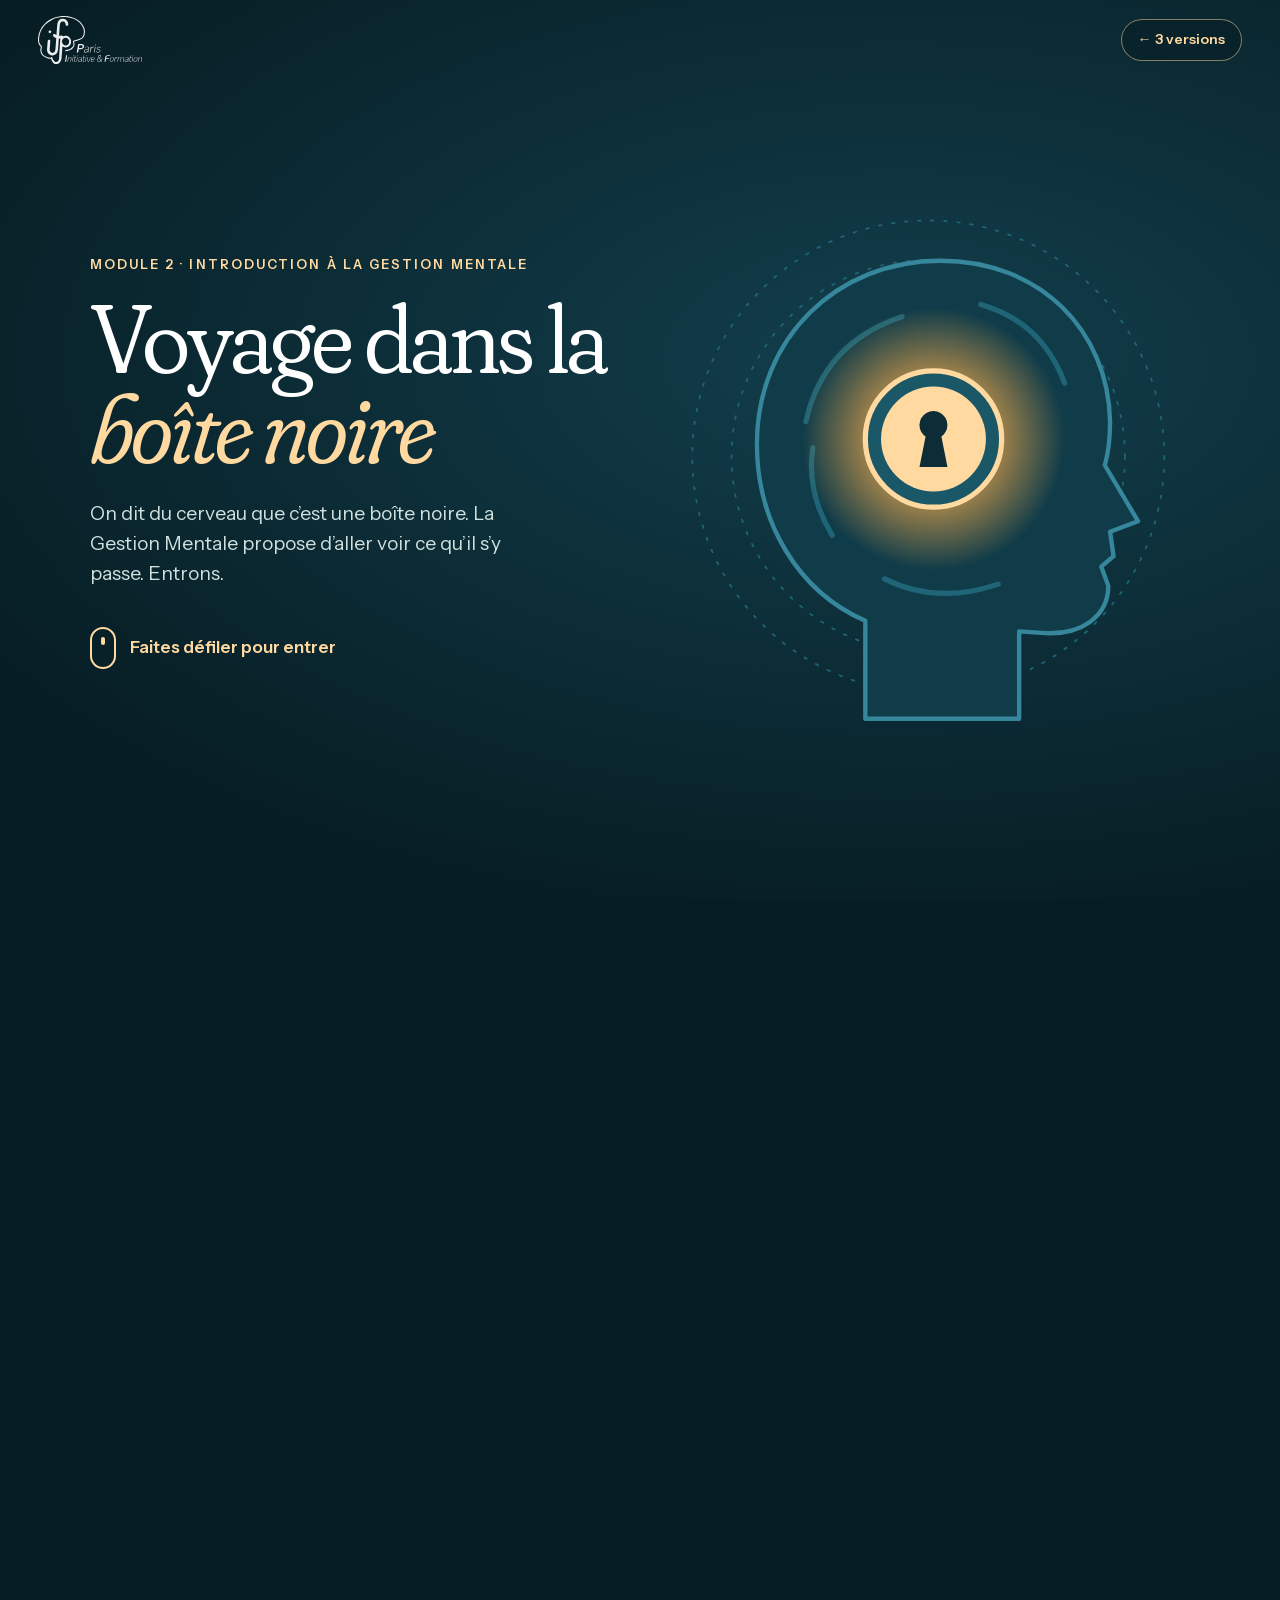
<file: monde/index.html>
<!doctype html>
<html lang="fr">
<head>
<meta charset="utf-8">
<meta name="robots" content="noindex,nofollow">
<meta name="viewport" content="width=device-width,initial-scale=1">
<title>Voyage dans la boîte noire — Module 2 · Introduction à la Gestion Mentale</title>
<link rel="stylesheet" href="../assets/base.css">
<style>
:root{--night:#071d24;--deep:#0c2c36;--hill1:#103c49;--hill2:#17505f;--hill3:#1f6577;--glow:#ffd9a0;--pink:#ff8fa3;--lilac:#b9a7ff;--lime:#d8f26a;--g:15vh}
body{background:var(--night);color:var(--apricot);font-size:17px;line-height:1.55}
.journey{position:relative}
.view{position:sticky;top:0;height:100vh;height:100svh;overflow:hidden;background:linear-gradient(#0a2530 0%,#0f3a47 55%,#1a5868 100%)}

/* ----- Décor en parallaxe ----- */
.layer{position:absolute;left:0;right:0;background-repeat:repeat-x;pointer-events:none;will-change:background-position}
.l-far{bottom:var(--g);height:46vh;background-size:auto 100%;background-image:url("data:image/svg+xml,%3Csvg xmlns='http://www.w3.org/2000/svg' width='1400' height='400' viewBox='0 0 1400 400'%3E%3Cpath d='M0,210 C120,60 300,40 430,150 C520,225 600,230 700,150 C830,50 1000,60 1100,170 C1200,270 1300,290 1400,210 V400 H0Z' fill='%23103c49'/%3E%3Cpath d='M150,170 q60,-70 140,-40 M760,150 q70,-60 150,-30 M1040,210 q40,30 100,20 M420,220 q40,30 110,10' fill='none' stroke='%2317505f' stroke-width='6' stroke-linecap='round'/%3E%3C/svg%3E")}
.l-mid{bottom:calc(var(--g) - 2vh);height:34vh;background-size:auto 100%;background-image:url("data:image/svg+xml,%3Csvg xmlns='http://www.w3.org/2000/svg' width='1100' height='340' viewBox='0 0 1100 340'%3E%3Cpath d='M0,200 C100,110 230,100 330,180 C420,250 520,240 610,170 C720,90 850,100 930,180 C1000,250 1050,250 1100,200 V340 H0Z' fill='%2317505f'/%3E%3Cg fill='none' stroke='%231f6577' stroke-width='5' stroke-linecap='round'%3E%3Cpath d='M210,150 V70 M210,100 l-34,-38 M210,84 l30,-40 M240,44 l-4,-26 M176,62 l-22,-8'/%3E%3Cpath d='M800,140 V40 M800,90 l40,-34 M800,66 l-32,-36 M840,56 l22,-30'/%3E%3C/g%3E%3Cg fill='%23ffd9a0'%3E%3Ccircle cx='210' cy='66' r='6'/%3E%3Ccircle cx='154' cy='54' r='5'/%3E%3Ccircle cx='236' cy='18' r='5'/%3E%3Ccircle cx='800' cy='36' r='6'/%3E%3Ccircle cx='862' cy='26' r='5'/%3E%3Ccircle cx='768' cy='30' r='5'/%3E%3C/g%3E%3C/svg%3E")}
.l-ground{bottom:0;height:calc(var(--g) + 5vh);background-size:auto 100%;background-image:url("data:image/svg+xml,%3Csvg xmlns='http://www.w3.org/2000/svg' width='900' height='200' viewBox='0 0 900 200' preserveAspectRatio='none'%3E%3Cpath d='M0,46 C150,14 300,14 450,46 S750,78 900,46 V200 H0Z' fill='%231f6577'/%3E%3Cpath d='M0,70 C150,40 300,40 450,70 S750,100 900,70 V200 H0Z' fill='%23164c5b'/%3E%3C/svg%3E")}
canvas#sparks{position:absolute;inset:0;width:100%;height:100%;pointer-events:none}

/* ----- Le monde qui défile ----- */
.world{position:absolute;inset:0;display:flex;width:max-content;will-change:transform}
.scene{position:relative;width:100vw;height:100%;display:grid;grid-template-columns:minmax(0,.85fr) minmax(0,1.15fr);gap:3vw;padding:84px 5vw 0 17vw}
.card{position:relative;align-self:center;margin-bottom:calc(var(--g) + 4vh);max-width:520px;opacity:0;transform:translateY(30px);transition:opacity .7s var(--ease),transform .8s var(--ease)}
.here .card{opacity:1;transform:none}
.card::before{content:"";position:absolute;z-index:-1;inset:-70px -90px;background:radial-gradient(closest-side,rgba(7,29,36,.72),rgba(7,29,36,0));pointer-events:none}
.place{display:inline-flex;align-items:center;gap:10px;font-size:13px;font-weight:600;letter-spacing:.14em;text-transform:uppercase;color:var(--glow)}
.place b{display:grid;place-items:center;width:30px;height:30px;border-radius:50%;background:var(--orange);color:var(--night);font-size:14px;letter-spacing:0}
.card h2{font-family:var(--serif);font-weight:400;font-variation-settings:"SOFT" 100,"WONK" 0;font-size:clamp(30px,3.7vw,56px);line-height:1.02;letter-spacing:-.02em;color:#fff;margin:14px 0 16px;text-wrap:balance}
.card h2 em{font-style:italic;color:var(--glow);font-variation-settings:"SOFT" 100,"WONK" 1}
.card blockquote{font-family:var(--serif);font-style:italic;font-size:clamp(19px,1.7vw,24px);line-height:1.3;color:var(--glow);padding-left:18px;border-left:3px solid var(--orange);margin-bottom:14px}
.card p{max-width:46ch;color:#d9e6e4}
.card p+p{margin-top:.8em}
.link{display:inline-flex;gap:8px;margin-top:18px;font-weight:600;color:var(--glow);border-bottom:1.5px solid currentColor;padding-bottom:2px}
.link:hover{color:#fff}
.art{align-self:end;justify-self:center;margin-bottom:calc(var(--g) + 1.5vh);width:min(100%,80vh,780px);opacity:0;transform:translateY(40px) scale(.96);transition:opacity .8s var(--ease) .1s,transform 1s var(--ease) .1s;transform-origin:50% 100%}
.here .art{opacity:1;transform:none}
.art svg{width:100%;height:auto;overflow:visible}
.art text{font-family:var(--serif)}

/* Objectifs et carte */
.goals{display:grid;gap:10px;margin-top:20px}
.goals li{display:flex;gap:14px;align-items:center;padding:13px 18px;border-radius:16px;background:rgba(255,217,160,.1);border:1px solid rgba(255,217,160,.3);font-family:var(--serif);font-size:clamp(17px,1.5vw,21px);line-height:1.2;color:#fff;transition:.4s var(--ease)}
.goals li::before{content:"";flex:none;width:14px;height:14px;border-radius:50%;background:var(--glow);box-shadow:0 0 0 5px rgba(255,217,160,.2),0 0 22px 6px rgba(255,165,54,.6)}
.goals li.lit{background:var(--glow);color:var(--night);transform:translateX(8px)}
.route{margin-top:18px;position:relative}
.route::before{content:"";position:absolute;left:14px;top:14px;bottom:14px;border-left:2px dashed rgba(255,217,160,.4)}
.route button{position:relative;display:grid;grid-template-columns:30px 1fr;gap:14px;align-items:center;width:100%;text-align:left;padding:6px 0;color:#d9e6e4;font-weight:500;font-size:clamp(14.5px,1.25vw,17px);line-height:1.25;transition:color .3s,transform .4s var(--ease)}
.route b{display:grid;place-items:center;width:30px;height:30px;border-radius:50%;background:var(--deep);border:2px solid var(--glow);color:var(--glow);font-size:13px;transition:.3s}
.route button:hover,.route li.live button{color:#fff;transform:translateX(6px)}
.route li.live b,.route button:hover b{background:var(--orange);border-color:var(--orange);color:var(--night);box-shadow:0 0 24px 4px rgba(255,165,54,.6)}

/* Hublot vidéo */
.port{position:relative;width:min(84%,54vh,520px);aspect-ratio:1;margin:0 auto}
.port video{width:100%;height:100%;object-fit:cover;border-radius:50%;border:10px solid #c98a3c;outline:3px solid #7a4d1a;box-shadow:0 0 0 14px rgba(255,217,160,.12),0 0 90px 10px rgba(255,165,54,.35);background:#000}
.port .rivet{position:absolute;inset:-4px;border-radius:50%;border:2px dotted rgba(7,29,36,.55);pointer-events:none}
.port button{position:absolute;right:4%;bottom:6%;width:78px;height:78px;border-radius:50%;background:var(--orange);color:var(--night);display:grid;place-items:center;box-shadow:0 6px 0 #a9661a,0 0 30px rgba(255,165,54,.6);transition:transform .2s}
.port button:hover{transform:translateY(-3px) scale(1.05)}
.port button:active{transform:translateY(4px)}
.port svg{width:28px;height:28px;fill:currentColor}
.port .pa{display:none}.port.playing .pl{display:none}.port.playing .pa{display:block}
.say{min-height:3.2em;text-align:center;margin-top:16px;font-family:var(--serif);font-style:italic;font-size:clamp(16px,1.5vw,21px);line-height:1.3;color:#fff;opacity:0;transition:opacity .3s}
.say.on{opacity:1}
.art.vid{margin-bottom:calc(var(--g) + 3vh)}

/* Concepts */
.concepts{display:grid;grid-template-columns:1fr 1fr;gap:10px;margin-top:6px}
.concepts li{padding:14px 16px;border-radius:16px;background:rgba(255,255,255,.07);border:1px solid rgba(255,217,160,.25);font-size:14px;line-height:1.35;color:#d9e6e4}
.concepts b{display:block;font-family:var(--serif);font-weight:500;font-size:19px;color:var(--glow);margin-bottom:4px}

/* ----- Personnages ----- */
.bob{animation:bob 3.2s ease-in-out infinite alternate}
@keyframes bob{to{transform:translateY(-7px)}}
.lids{transform-box:fill-box;transform-origin:50% 50%;animation:blink 5s infinite}
@keyframes blink{0%,93%,100%{transform:scaleY(1)}96%{transform:scaleY(.08)}}
.pupil{transform:translate(var(--px,0px),var(--py,0px));transition:transform .2s}
.turn{transform-box:fill-box;transform-origin:50% 50%;animation:turn 6s linear infinite}
@keyframes turn{to{transform:rotate(360deg)}}
.twinkle{transform-box:fill-box;transform-origin:50% 50%;animation:tw 1.6s ease-in-out infinite alternate}
@keyframes tw{from{transform:scale(.7);opacity:.6}}
.rise{animation:rise 5s ease-in infinite}
@keyframes rise{0%{transform:translateY(60px);opacity:0}20%{opacity:1}100%{transform:translateY(-240px);opacity:0}}
.beam{transform-origin:300px 132px;animation:sweep 7s ease-in-out infinite alternate}
@keyframes sweep{from{transform:rotate(-16deg)}to{transform:rotate(16deg)}}
.float{animation:float 5s ease-in-out infinite alternate}
@keyframes float{to{transform:translateY(-26px) rotate(1.5deg)}}

/* Le voyageur : vous */
.you{position:absolute;left:6vw;bottom:calc(var(--g) - 1.5vh);width:clamp(64px,8.5vh,104px);z-index:4;opacity:0;transition:opacity .5s;pointer-events:none}
.you svg{overflow:visible;width:100%}
.you .tagme{position:absolute;left:50%;bottom:104%;transform:translateX(-50%);font-size:11px;font-weight:700;letter-spacing:.14em;text-transform:uppercase;color:var(--night);background:var(--glow);padding:3px 9px;border-radius:99px;white-space:nowrap}
.you .foot{transform-box:fill-box;transform-origin:50% 0}
.you.walk .foot.a{animation:step .36s ease-in-out infinite alternate}
.you.walk .foot.b{animation:step .36s ease-in-out infinite alternate-reverse}
.you.walk .bob{animation-duration:.36s}
@keyframes step{from{transform:translate(-5px,0)}to{transform:translate(6px,-5px)}}
.you.back svg{transform:scaleX(-1)}

/* ----- Le seuil ----- */
.gate{position:absolute;inset:0;z-index:6;background:radial-gradient(120% 90% at 70% 40%,#123f4c 0%,#071d24 70%);display:grid;grid-template-columns:minmax(0,1.05fr) minmax(0,1fr);align-items:center;gap:2vw;padding:90px 7vw 60px;will-change:transform,opacity}
.gate h1{font-family:var(--serif);font-weight:350;font-variation-settings:"SOFT" 100,"WONK" 0;font-size:clamp(46px,7.6vw,128px);line-height:.92;letter-spacing:-.03em;color:#fff}
.gate h1 em{font-style:italic;color:var(--glow);font-variation-settings:"SOFT" 100,"WONK" 1}
.gate .sub{margin-top:26px;max-width:36ch;font-size:clamp(17px,1.5vw,21px);color:#cfe0de}
.gate .mod{font-size:13px;font-weight:600;letter-spacing:.16em;text-transform:uppercase;color:var(--glow);margin-bottom:20px}
.gate .cue{margin-top:38px;display:inline-flex;align-items:center;gap:14px;font-weight:600;color:var(--glow)}
.gate .cue i{width:26px;height:42px;border:2px solid currentColor;border-radius:14px;position:relative}
.gate .cue i::after{content:"";position:absolute;left:50%;top:8px;width:4px;height:8px;margin-left:-2px;border-radius:2px;background:currentColor;animation:wheel 1.6s infinite}
@keyframes wheel{to{transform:translateY(14px);opacity:0}}
.head{width:min(100%,74vh);justify-self:center}
.head svg{overflow:visible}
.door-glow{animation:tw 2.4s ease-in-out infinite alternate;transform-box:fill-box;transform-origin:50% 50%}

/* ----- Interface ----- */
.hud-top{position:fixed;z-index:10;top:0;left:0;right:0;display:flex;justify-content:space-between;align-items:center;padding:16px clamp(16px,3vw,40px);pointer-events:none}
.hud-top>*{pointer-events:auto}
.hud-top img{width:104px;filter:brightness(0) invert(1);opacity:.92}
.chip{padding:9px 16px;border-radius:99px;border:1.5px solid rgba(255,217,160,.5);color:var(--glow);font-weight:600;font-size:14px;text-decoration:none;background:rgba(7,29,36,.5);backdrop-filter:blur(6px)}
.chip:hover{background:var(--glow);color:var(--night)}
.map{position:fixed;z-index:10;left:50%;bottom:calc(var(--g) * .22);transform:translateX(-50%);display:flex;align-items:center;gap:clamp(10px,2.2vw,30px);padding:10px 18px;border-radius:99px;background:rgba(7,29,36,.62);backdrop-filter:blur(8px);opacity:0;transition:opacity .5s}
.map.on{opacity:1}
.map::before{content:"";position:absolute;left:26px;right:26px;top:50%;border-top:2px dashed rgba(255,217,160,.35)}
.map button{position:relative;width:16px;height:16px;border-radius:50%;background:var(--deep);border:2px solid var(--glow);transition:.3s var(--ease)}
.map button.past{background:var(--glow)}
.map button[aria-current]{background:var(--orange);border-color:var(--orange);transform:scale(1.5);box-shadow:0 0 18px 4px rgba(255,165,54,.7)}
.map button span{position:absolute;left:50%;bottom:190%;transform:translateX(-50%);white-space:nowrap;font-size:12px;font-weight:600;color:var(--night);background:var(--glow);padding:3px 9px;border-radius:8px;opacity:0;pointer-events:none;transition:opacity .2s}
.map button:hover span,.map button:focus-visible span{opacity:1}

dialog{border:0;border-radius:24px;padding:0;background:var(--apricot);color:var(--ink);max-width:min(680px,92vw);box-shadow:0 30px 80px rgba(0,0,0,.5)}
dialog::backdrop{background:rgba(7,29,36,.7);backdrop-filter:blur(4px)}
dialog .in{padding:clamp(24px,4vw,44px);max-height:82vh;overflow:auto}
dialog h3{font-family:var(--serif);font-weight:450;font-size:30px;line-height:1.1;margin-bottom:16px}
dialog p{margin-bottom:.9em}
dialog button{margin-top:8px;padding:11px 20px;border-radius:99px;background:var(--ink);color:var(--apricot);font-weight:600}

@media (max-width:860px){
  :root{--g:11vh}
  .scene{grid-template-columns:1fr;grid-template-rows:auto 1fr;gap:0;padding:70px 22px 0}
  .card{align-self:start;margin:0;max-width:none}
  .card h2{font-size:clamp(26px,7.4vw,38px);margin:8px 0 10px}
  .card blockquote{font-size:17px;margin-bottom:8px}
  .card p{font-size:15px;line-height:1.45}
  .art{width:min(70vw,34vh);justify-self:end}
  .art.vid{width:min(60vw,28vh);margin-bottom:calc(var(--g) + 7vh)}
  .port button{width:54px;height:54px}.port video{border-width:6px}
  .say{font-size:14px;margin-top:8px;min-height:2.6em}
  .goals li{padding:9px 14px;font-size:16px}
  .route button{padding:3px 0;font-size:14px}.route b{width:26px;height:26px}.route::before{left:12px}
  .concepts{gap:6px}.concepts li{padding:8px 10px;font-size:12.5px;line-height:1.3}.concepts b{font-size:15px;margin:0 0 2px}
  .you{left:2vw;width:52px}
  .gate{grid-template-columns:1fr;grid-template-rows:auto 1fr;padding:84px 22px 30px;align-items:start}
  .gate .sub{margin-top:14px}.gate .cue{margin-top:18px}
  .head{width:min(80vw,40vh);align-self:end}
  .hud-top img{width:84px}
}
@media (prefers-reduced-motion:reduce){*,*::before,*::after{animation:none!important}}
</style>
</head>
<body>
<header class="hud-top">
  <a href="../index.html" aria-label="Retour au choix de version"><img src="../assets/logo.svg" alt="IF Paris"></a>
  <a class="chip" href="../index.html">← 3 versions</a>
</header>
<nav class="map" id="map" aria-label="Étapes du voyage"></nav>

<main class="journey" id="journey">
  <div class="view" id="view">
    <div class="layer l-far" data-s=".22"></div>
    <div class="layer l-mid" data-s=".5"></div>
    <canvas id="sparks" aria-hidden="true"></canvas>
    <div class="layer l-ground" data-s="1"></div>
    <div class="world" id="world"></div>
    <div class="you" id="you" aria-hidden="true"><span class="tagme">Vous</span></div>

    <!-- Le seuil : on entre dans la tête -->
    <section class="gate" id="gate">
      <div>
        <p class="mod">Module 2 · Introduction à la Gestion Mentale</p>
        <h1>Voyage dans la <em>boîte noire</em></h1>
        <p class="sub">On dit du cerveau que c’est une boîte noire. La Gestion Mentale propose d’aller voir ce qu’il s’y passe. Entrons.</p>
        <p class="cue"><i></i>Faites défiler pour entrer</p>
      </div>
      <div class="head" aria-hidden="true">
        <svg viewBox="0 0 600 600">
          <defs><radialGradient id="dg"><stop offset="0" stop-color="#fff3d6"/><stop offset=".55" stop-color="#ffb04a"/><stop offset="1" stop-color="#ffb04a" stop-opacity="0"/></radialGradient></defs>
          <g fill="none" stroke="#1f6577" stroke-width="2" stroke-dasharray="3 12" stroke-linecap="round"><circle cx="300" cy="290" r="270"/><circle cx="300" cy="290" r="225"/></g>
          <path d="M228,590 V478 C150,444 104,364 104,276 C104,154 196,66 314,66 C428,66 506,146 508,250 C508,270 506,286 502,300 L540,364 L508,376 L512,404 L498,416 L506,438 C506,474 474,494 434,492 L404,490 V590Z" fill="#103c49" stroke="#36869c" stroke-width="5" stroke-linejoin="round"/>
          <g fill="none" stroke="#1f6577" stroke-width="6" stroke-linecap="round"><path d="M160,250 q20,-90 110,-120"/><path d="M190,380 q-30,-50 -22,-100"/><path d="M360,116 q70,20 96,90"/><path d="M250,430 q60,30 130,6"/></g>
          <circle class="door-glow" cx="306" cy="270" r="150" fill="url(#dg)" opacity=".55"/>
          <circle id="door" cx="306" cy="270" r="78" fill="#1a5868" stroke="#ffd9a0" stroke-width="6"/>
          <circle cx="306" cy="270" r="60" fill="#ffd9a0"/>
          <path d="M306,238 a16,16 0 1 1 -.1,0 M298,262 h16 l8,40 h-32z" fill="#0c2c36"/>
        </svg>
      </div>
    </section>
  </div>
</main>

<dialog id="mot"><div class="in"><h3>Le mot d’accueil d’Isabelle Grouffal</h3><div id="mot-txt"></div><form method="dialog"><button>Reprendre le voyage</button></form></div></dialog>

<script src="../assets/content.js"></script>
<script>
(function () {
  var $ = function (s) { return document.querySelector(s); }, $$ = function (s) { return [].slice.call(document.querySelectorAll(s)); };
  var calm = matchMedia("(prefers-reduced-motion:reduce)").matches;
  var INK = "#071d24";

  /* ---------- Fabrique de personnages ---------- */
  var uid = 0;
  function guy(o) {
    var c = o.c, d = o.d || "#0c2c36", one = o.eye === 1, a = o.acc || "", s = o.s || 1, delay = (-(uid++ * .7) % 3.2).toFixed(1);
    var g = '<g transform="translate(' + o.x + "," + o.y + ") scale(" + (o.flip ? -s : s) + "," + s + ')"><g class="bob" style="animation-delay:' + delay + 's">';
    if (a === "pack") g += '<rect x="-56" y="-78" width="30" height="52" rx="10" fill="' + d + '"/><rect x="-52" y="-58" width="14" height="6" rx="3" fill="#ffd9a0"/>';
    g += '<ellipse class="foot a" cx="-16" cy="0" rx="13" ry="6.5" fill="' + d + '"/><ellipse class="foot b" cx="16" cy="0" rx="13" ry="6.5" fill="' + d + '"/>';
    g += '<path d="M-38,-46 q-18,8 -18,26" fill="none" stroke="' + c + '" stroke-width="10" stroke-linecap="round"/>';
    g += o.wave ? '<path d="M38,-52 q20,-10 22,-34" fill="none" stroke="' + c + '" stroke-width="10" stroke-linecap="round"/>'
                : '<path d="M38,-46 q18,8 18,26" fill="none" stroke="' + c + '" stroke-width="10" stroke-linecap="round"/>';
    g += '<path d="M-40,-10 C-48,-62 -30,-106 0,-106 C30,-106 48,-62 40,-10 C38,2 -38,2 -40,-10Z" fill="' + c + '"/>';
    g += '<ellipse cx="-16" cy="-84" rx="8" ry="14" fill="#fff" opacity=".22" transform="rotate(18 -16 -84)"/>';
    g += '<g class="lids" style="animation-delay:' + (delay * 1.7) + 's">';
    if (one) g += '<circle cx="2" cy="-66" r="19" fill="#fff"/><circle class="pupil" cx="4" cy="-66" r="9" fill="' + INK + '"/>';
    else g += '<circle cx="-12" cy="-66" r="11.5" fill="#fff"/><circle cx="16" cy="-66" r="11.5" fill="#fff"/><circle class="pupil" cx="-10" cy="-66" r="5.5" fill="' + INK + '"/><circle class="pupil" cx="18" cy="-66" r="5.5" fill="' + INK + '"/>';
    g += "</g>";
    g += o.open ? '<ellipse cx="3" cy="-38" rx="7" ry="8" fill="' + INK + '"/>' : '<path d="M-7,-42 Q3,-32 13,-42" fill="none" stroke="' + INK + '" stroke-width="4" stroke-linecap="round"/>';
    if (a === "glasses") g += '<g fill="none" stroke="' + INK + '" stroke-width="4"><circle cx="-12" cy="-66" r="15"/><circle cx="16" cy="-66" r="15"/><path d="M-27,-68 l-12,-4 M31,-68 l10,-4"/></g>';
    if (a === "scope") g += '<g transform="rotate(-18 20 -66)"><rect x="10" y="-80" width="52" height="24" rx="6" fill="#ffd9a0"/><rect x="58" y="-85" width="14" height="34" rx="4" fill="#ffa536"/></g>';
    if (a === "gear") g += '<g class="turn"><circle cx="0" cy="-130" r="13" fill="none" stroke="#ffd9a0" stroke-width="9" stroke-dasharray="7 6.6"/><circle cx="0" cy="-130" r="8" fill="none" stroke="#ffd9a0" stroke-width="4"/></g>';
    if (a === "spark") g += '<path d="M0,-106 v-14" stroke="' + d + '" stroke-width="4"/><path class="twinkle" d="M0,-152 l6,14 14,4 -14,5 -6,14 -6,-14 -14,-5 14,-4z" fill="#fff3d6"/>';
    if (a === "sprout") g += '<path d="M0,-106 q-2,-14 -14,-18 M0,-106 q4,-12 14,-12" fill="none" stroke="' + d + '" stroke-width="4" stroke-linecap="round"/>';
    return g + "</g></g>";
  }
  var COL = { teal: ["#5fc2d6", "#1d5566"], orange: ["#ffa536", "#a9541a"], pink: ["#ff8fa3", "#a8324b"], lilac: ["#b9a7ff", "#4a3a9c"], lime: ["#d8f26a", "#5d7a16"], cream: ["#ffd9a0", "#a9661a"] };
  function G(k, o) { o.c = COL[k][0]; o.d = COL[k][1]; return guy(o); }
  var sign = function (x, y, w, t, sz) {
    return '<g><rect x="' + (x - w / 2) + '" y="' + (y - 20) + '" width="' + w + '" height="36" rx="8" fill="#ffd9a0"/><text x="' + x + '" y="' + (y + 5) + '" text-anchor="middle" font-size="' + (sz || 18) + '" font-weight="600" fill="' + INK + '">' + t + "</text></g>";
  };

  /* ---------- Illustrations des six lieux (viewBox 600 × 520, le sol est en bas) ---------- */
  var ART = [
    // 1. La boîte noire ouverte
    '<defs><linearGradient id="ray" x1="0" y1="1" x2="0" y2="0"><stop offset="0" stop-color="#ffd9a0" stop-opacity=".75"/><stop offset="1" stop-color="#ffd9a0" stop-opacity="0"/></linearGradient></defs>' +
    '<path d="M214,330 L120,20 H500 L406,330Z" fill="url(#ray)"/>' +
    '<g class="rise"><circle cx="270" cy="250" r="16" fill="#ff8fa3"/></g><g class="rise" style="animation-delay:-1.6s"><path d="M330,230 l18,32 h-36z" fill="#b9a7ff"/></g>' +
    '<g class="rise" style="animation-delay:-3.2s"><path d="M296,246 v-34 l26,-6 v32" fill="none" stroke="#d8f26a" stroke-width="6" stroke-linecap="round"/><circle cx="288" cy="248" r="9" fill="#d8f26a"/><circle cx="314" cy="240" r="9" fill="#d8f26a"/></g>' +
    '<g class="rise" style="animation-delay:-4.2s"><rect x="336" y="250" width="44" height="28" rx="10" fill="#fff3d6"/><path d="M346,264 h24" stroke="#071d24" stroke-width="4" stroke-linecap="round"/></g>' +
    '<path d="M196,330 L130,286 L190,262 L236,318Z" fill="#0c2c36" stroke="#36869c" stroke-width="4" stroke-linejoin="round"/><path d="M424,330 L490,286 L430,262 L384,318Z" fill="#0c2c36" stroke="#36869c" stroke-width="4" stroke-linejoin="round"/>' +
    G("pink", { x: 310, y: 372, s: .8, open: 1, wave: 1, acc: "sprout" }) +
    '<rect x="196" y="326" width="228" height="194" rx="10" fill="#071d24" stroke="#36869c" stroke-width="4"/>' + sign(310, 430, 170, "La boîte noire") +
    G("teal", { x: 96, y: 516, s: 1.15, eye: 1, acc: "scope" }) + G("lime", { x: 520, y: 516, s: .8, flip: 1, acc: "sprout" }),

    // 2. L'atelier du dialogue
    '<path d="M90,520 V190 Q300,90 510,190 V520" fill="none" stroke="#36869c" stroke-width="10" stroke-linecap="round"/>' +
    '<path d="M92,196 Q300,280 508,196" fill="none" stroke="#ffd9a0" stroke-width="2.5"/>' +
    [150, 210, 270, 330, 390, 450].map(function (x, i) { var y = 196 + 42 * Math.sin((x - 92) / 416 * Math.PI); return '<circle class="twinkle" style="animation-delay:-' + i * .4 + 's" cx="' + x + '" cy="' + (y + 12) + '" r="9" fill="' + ["#ffa536", "#ff8fa3", "#d8f26a", "#b9a7ff", "#ffa536", "#ff8fa3"][i] + '"/>'; }).join("") +
    sign(300, 150, 230, "L’atelier du dialogue") +
    '<g class="bob"><path d="M96,300 h190 a16,16 0 0 1 16,16 v44 a16,16 0 0 1 -16,16 h-90 l-24,24 v-24 h-76 a16,16 0 0 1 -16,-16 v-44 a16,16 0 0 1 16,-16z" fill="#fff3d6"/><text x="191" y="334" text-anchor="middle" font-size="19" font-style="italic" fill="#071d24">« Et dans votre tête,</text><text x="191" y="358" text-anchor="middle" font-size="19" font-style="italic" fill="#071d24">ça se passe comment ? »</text></g>' +
    '<g class="bob" style="animation-delay:-1.4s"><path d="M366,246 h130 a16,16 0 0 1 16,16 v50 a16,16 0 0 1 -16,16 h-40 v24 l-24,-24 h-66 a16,16 0 0 1 -16,-16 v-50 a16,16 0 0 1 16,-16z" fill="#1a5868" stroke="#ffd9a0" stroke-width="3"/><circle cx="392" cy="287" r="13" fill="#ff8fa3"/><path d="M420,300 l14,-26 14,26z" fill="#b9a7ff"/><path d="M468,298 v-24 l18,-4 v22" fill="none" stroke="#d8f26a" stroke-width="5" stroke-linecap="round"/><circle cx="463" cy="299" r="6" fill="#d8f26a"/><circle cx="481" cy="293" r="6" fill="#d8f26a"/></g>' +
    G("orange", { x: 210, y: 516, s: 1.1 }) + G("lilac", { x: 410, y: 516, s: 1.1, flip: 1, open: 1, acc: "sprout" }),

    // 3. Le phare du fondateur
    '<defs><linearGradient id="bm" x1="0" x2="1"><stop offset="0" stop-color="#fff3d6" stop-opacity=".9"/><stop offset="1" stop-color="#fff3d6" stop-opacity="0"/></linearGradient></defs>' +
    '<g class="beam"><path d="M300,132 L640,60 V204Z" fill="url(#bm)"/></g>' +
    '<path d="M250,520 L270,170 H330 L350,520Z" fill="#fff3d6"/><path d="M264,290 H336 L340,360 H260Z M256,430 H344 L348,500 H252Z" fill="#36869c"/>' +
    '<rect x="256" y="160" width="88" height="14" rx="4" fill="#0c2c36"/><rect x="272" y="100" width="56" height="62" rx="6" fill="#ffd9a0" stroke="#0c2c36" stroke-width="5"/><circle class="twinkle" cx="300" cy="132" r="16" fill="#fff"/><path d="M262,102 L300,62 L338,102Z" fill="#ffa536"/>' +
    '<path d="M286,520 v-56 a14,14 0 0 1 28,0 v56z" fill="#0c2c36"/>' +
    '<path d="M150,520 q40,-60 100,-30 q20,-30 60,-16 q50,-30 110,10 q40,-10 60,36z" fill="#0c2c36"/>' +
    sign(300, 400, 150, "1920 – 2010", 20) +
    G("cream", { x: 130, y: 516, s: .95, wave: 1 }) + G("teal", { x: 486, y: 516, s: .75, flip: 1, acc: "sprout" }),

    // 4. La bibliothèque
    '<path d="M70,520 V150 Q300,30 530,150 V520Z" fill="#0c2c36" stroke="#36869c" stroke-width="5"/>' +
    [0, 1, 2].map(function (r) { var y = 190 + r * 96, out = '<path d="M100,' + (y + 70) + ' H500" stroke="#36869c" stroke-width="5"/>'; for (var i = 0, x = 110; x < 480; i++) { var w = 16 + (i * 7 + r * 5) % 18, h = 44 + (i * 13 + r * 9) % 24, col = ["#5fc2d6", "#ffa536", "#ff8fa3", "#b9a7ff", "#d8f26a", "#ffd9a0"][(i + r * 2) % 6]; if (!(r === 1 && x > 220 && x < 380)) out += '<rect x="' + x + '" y="' + (y + 68 - h) + '" width="' + w + '" height="' + h + '" rx="3" fill="' + col + '" opacity=".85"/>'; x += w + 5; } return out; }).join("") +
    '<g class="bob"><rect x="232" y="230" width="136" height="176" rx="8" fill="#ffa536" stroke="#071d24" stroke-width="4"/><rect x="232" y="230" width="16" height="176" fill="#a9541a"/><text x="308" y="286" text-anchor="middle" font-size="21" font-weight="600" fill="#071d24">Les profils</text><text x="308" y="312" text-anchor="middle" font-size="21" font-weight="600" fill="#071d24">pédagogiques</text><text x="308" y="372" text-anchor="middle" font-size="30" font-style="italic" fill="#071d24">1980</text></g>' +
    '<rect x="120" y="486" width="150" height="34" rx="5" fill="#b9a7ff"/><rect x="134" y="456" width="124" height="30" rx="5" fill="#5fc2d6"/>' +
    G("orange", { x: 196, y: 456, s: .9, acc: "pack" }) + G("pink", { x: 440, y: 516, s: .85, flip: 1, acc: "glasses" }),

    // 5. La place des gestes mentaux
    '<path d="M10,150 Q300,230 590,150" fill="none" stroke="#ffd9a0" stroke-width="2.5"/>' +
    [40, 100, 160, 220, 280, 340, 400, 460, 520].map(function (x, i) { var y = 150 + 40 * Math.sin((x - 10) / 580 * Math.PI); return '<path d="M' + x + "," + y + " l14,34 l14,-" + (34 - (i < 4 ? -2 : 2)) + 'z" fill="' + ["#ffa536", "#ff8fa3", "#d8f26a", "#b9a7ff", "#5fc2d6"][i % 5] + '"/>'; }).join("") +
    '<rect x="6" y="470" width="588" height="50" rx="12" fill="#0c2c36" stroke="#36869c" stroke-width="4"/>' +
    [["teal", "Attention", { eye: 1, acc: "scope" }], ["orange", "Mémorisation", { acc: "pack" }], ["lilac", "Compréhension", { acc: "glasses" }], ["lime", "Réflexion", { acc: "gear" }], ["pink", "Imagination créatrice", { acc: "spark", wave: 1, open: 1 }]].map(function (p, i) {
      var x = 66 + i * 117, o = p[2]; o.x = x; o.y = 470; o.s = .9;
      var w = p[1].split(" "), l2 = w.length > 1 ? w.pop() : "";
      return G(p[0], o) + '<text x="' + x + '" y="' + (l2 ? 492 : 501) + '" text-anchor="middle" font-size="14.5" font-weight="600" fill="#ffd9a0">' + (l2 ? w.join(" ") : p[1]) + "</text>" + (l2 ? '<text x="' + x + '" y="510" text-anchor="middle" font-size="14.5" font-weight="600" fill="#ffd9a0">' + l2 + "</text>" : "");
    }).join(""),

    // 6. L'embarcadère
    '<g class="float"><path d="M300,20 C410,20 470,100 470,180 C470,260 380,310 350,360 H250 C220,310 130,260 130,180 C130,100 190,20 300,20Z" fill="#ffa536"/>' +
    '<path d="M300,20 C350,60 366,250 330,360 H270 C234,250 250,60 300,20Z" fill="#ffd9a0"/><path d="M196,62 C150,150 190,270 250,360 M404,62 C450,150 410,270 350,360" fill="none" stroke="#a9541a" stroke-width="4"/>' +
    '<path d="M256,360 L266,420 M344,360 L334,420" stroke="#ffd9a0" stroke-width="4"/>' +
    G("cream", { x: 300, y: 462, s: .62, wave: 1, open: 1 }) +
    '<path d="M254,418 h92 l-8,58 a10,10 0 0 1 -10,8 h-56 a10,10 0 0 1 -10,-8z" fill="#a9541a" stroke="#071d24" stroke-width="4"/><path d="M260,440 h80 M264,460 h72" stroke="#071d24" stroke-width="3" opacity=".5"/>' +
    '<path d="M346,418 l40,-50" stroke="#ffd9a0" stroke-width="3"/><path d="M386,366 l96,-10 -20,28 24,24 -96,8z" fill="#ff8fa3"/><text x="432" y="394" text-anchor="middle" font-size="19" font-weight="600" fill="#071d24" transform="rotate(-4 432 394)">À vous !</text></g>' +
    '<rect x="150" y="500" width="300" height="20" rx="6" fill="#0c2c36" stroke="#36869c" stroke-width="4"/><path d="M180,520 v-20 M420,520 v-20" stroke="#36869c" stroke-width="4"/>' +
    G("teal", { x: 96, y: 516, s: .85, wave: 1, acc: "sprout" }) + G("lilac", { x: 520, y: 516, s: .8, flip: 1, wave: 1 })
  ];
  var PLACES = ["La boîte noire", "L’atelier du dialogue", "Le phare du fondateur", "La bibliothèque", "La place des quatre concepts", "L’embarcadère"];
  var HEADS = ["Qu’est-ce que la <em>Gestion Mentale</em> ?", "Les <em>outils</em> de la Gestion Mentale", "Antoine de <em>La Garanderie</em>, le fondateur", "La <em>bibliographie</em>", "Les <em>4 concepts</em> fondamentaux", "Réactivation et <em>mise en projet</em>"];

  /* ---------- Construction des scènes ---------- */
  var playBtn = function (id) { return '<button data-v="' + id + '" aria-label="Lire ou mettre en pause la vidéo"><svg class="pl" viewBox="0 0 24 24"><path d="M7 4v16l14-8z"/></svg><svg class="pa" viewBox="0 0 24 24"><path d="M6 4h4v16H6zM14 4h4v16h-4z"/></svg></button>'; };
  var html = "";
  html += '<section class="scene" data-name="L’accueil"><div class="card"><p class="place">Le hublot d’accueil</p><h2>Bienvenue <em>à l’intérieur</em></h2>' +
    "<p>« " + IFP.bienvenue[0].replace("Bonjour, et b", "B") + " » Isabelle Grouffal, formatrice en Gestion Mentale depuis plus de 20 ans, vous guide. Ce module a deux objectifs :</p>" +
    '<ol class="goals">' + IFP.objectifs.map(function (o) { return "<li>" + o + "</li>"; }).join("") + "</ol>" +
    '<button class="link" id="open-mot">Lire son mot d’accueil</button></div>' +
    '<div class="art vid"><div class="port"><video id="v1" playsinline preload="metadata" poster="../assets/media/objectifs-poster.jpg" src="../assets/media/objectifs.mp4"></video><i class="rivet"></i>' + playBtn("v1") + '</div><p class="say" id="c1"></p></div></section>';
  html += '<section class="scene" data-name="La carte"><div class="card"><p class="place">La carte du voyage</p><h2>Six lieux <em>à traverser</em></h2><ol class="route">' +
    IFP.plan.map(function (p, i) { return '<li><button data-go="' + (i + 2) + '"><b>' + (i + 1) + "</b><span>" + p.titre + "</span></button></li>"; }).join("") + "</ol></div>" +
    '<div class="art vid"><div class="port"><video id="v2" playsinline preload="metadata" poster="../assets/media/plan-poster.jpg" src="../assets/media/plan.mp4"></video><i class="rivet"></i>' + playBtn("v2") + '</div><p class="say" id="c2"></p></div></section>';
  IFP.plan.forEach(function (p, i) {
    var body = i === 4
      ? '<ol class="concepts">' + IFP.concepts.map(function (c) { return "<li><b>" + c.nom + "</b>" + c.texte + "</li>"; }).join("") + "</ol>"
      : (p.apercu.charAt(0) === "«" ? "<blockquote>" + p.apercu.replace(/[«»]/g, "").trim() + "</blockquote>" : "<p>" + p.apercu + "</p>") + "<p>" + p.detail + "</p>";
    if (i === 5) body += '<a class="link" href="../index.html">Fin du voyage : comparer les trois versions →</a>';
    html += '<section class="scene" data-name="' + PLACES[i] + '"><div class="card"><p class="place"><b>' + (i + 1) + "</b>" + PLACES[i] + "</p><h2>" + HEADS[i] + "</h2>" + body +
      '</div><div class="art"><svg viewBox="0 0 600 520" role="img" aria-label="' + PLACES[i] + '">' + ART[i] + "</svg></div></section>";
  });
  $("#world").innerHTML = html;
  $("#you").insertAdjacentHTML("beforeend", '<svg viewBox="-60 -150 120 160">' + G("cream", { x: 0, y: 0, s: 1, acc: "sprout" }) + "</svg>");
  $("#mot-txt").innerHTML = IFP.bienvenue.map(function (p) { return "<p>" + p + "</p>"; }).join("");
  $("#open-mot").addEventListener("click", function () { $("#mot").showModal(); });

  var scenes = $$(".scene"), N = scenes.length;
  $("#map").innerHTML = scenes.map(function (s, i) { return '<button data-go="' + i + '"><span>' + s.dataset.name + "</span></button>"; }).join("");
  var dots = $$("#map button");

  /* ---------- Défilement : on entre, puis on avance ---------- */
  var journey = $("#journey"), world = $("#world"), gate = $("#gate"), you = $("#you"), layers = $$(".layer");
  var STEP = 1.15, vw, vh, cur = -1, x = 0, lastY = 0, walkT;
  function size() {
    vw = innerWidth; vh = innerHeight;
    journey.style.height = ((1 + (N - 1) * STEP) * vh + vh) + "px";
    var d = $("#door").getBoundingClientRect(), g = gate.getBoundingClientRect();
    if (d.width && !gate.dataset.open) gate.style.transformOrigin = (d.left + d.width / 2 - g.left) + "px " + (d.top + d.height / 2 - g.top) + "px";
    frame();
  }
  function yFor(i) { return (1 + i * STEP) * vh; }
  function frame() {
    var y = Math.max(0, scrollY - journey.offsetTop), u = y / vh;
    // 1. Le seuil : zoom dans la porte
    var k = Math.min(1, u);
    if (k < 1) {
      var e = k * k * k;
      gate.style.transform = "scale(" + (1 + e * 26) + ")";
      gate.style.opacity = k < .7 ? 1 : 1 - (k - .7) / .3;
      gate.style.visibility = "visible"; delete gate.dataset.open;
    } else { gate.style.visibility = "hidden"; gate.dataset.open = 1; }
    // 2. Le monde
    var f = Math.max(0, Math.min(N - 1, (u - 1) / STEP));
    x = f * vw;
    world.style.transform = "translate3d(" + (-x) + "px,0,0)";
    layers.forEach(function (l) { l.style.backgroundPositionX = (-x * l.dataset.s) + "px"; });
    var i = k < .75 ? -1 : Math.round(f);
    if (i !== cur) {
      cur = i;
      scenes.forEach(function (s, n) { s.classList.toggle("here", n === i); });
      dots.forEach(function (b, n) { b.classList.toggle("past", n < i); if (n === i) b.setAttribute("aria-current", "step"); else b.removeAttribute("aria-current"); });
      $$("video").forEach(function (v) { v.pause(); });
      $("#map").classList.toggle("on", i >= 0); you.style.opacity = i >= 0 ? 1 : 0;
    }
    // Le voyageur marche quand on défile
    if (Math.abs(y - lastY) > 1) {
      you.classList.add("walk"); you.classList.toggle("back", y < lastY);
      clearTimeout(walkT); walkT = setTimeout(function () { you.classList.remove("walk", "back"); }, 160);
    }
    lastY = y;
  }
  function go(i) { scrollTo({ top: journey.offsetTop + (i < 0 ? 0 : yFor(Math.max(0, Math.min(N - 1, i)))), behavior: calm ? "auto" : "smooth" }); }
  addEventListener("scroll", frame, { passive: true });
  addEventListener("resize", size);
  document.addEventListener("click", function (e) { var b = e.target.closest("[data-go]"); if (b) go(+b.dataset.go); });
  document.addEventListener("keydown", function (e) {
    if ($("#mot").open) return;
    if (e.key === "ArrowRight" || e.key === "PageDown") { e.preventDefault(); go(cur + 1); }
    if (e.key === "ArrowLeft" || e.key === "PageUp") { e.preventDefault(); go(cur - 1); }
  });
  $(".gate .cue").addEventListener("click", function () { go(0); });

  /* ---------- Vidéos ---------- */
  $$(".port button").forEach(function (b) {
    var v = $("#" + b.dataset.v), box = b.parentNode;
    b.addEventListener("click", function () { v.paused ? v.play() : v.pause(); });
    v.addEventListener("click", function () { b.click(); });
    ["play", "pause", "ended"].forEach(function (ev) { v.addEventListener(ev, function () { box.classList.toggle("playing", !v.paused && !v.ended); }); });
  });
  var gl = $$(".goals li");
  IFP.captions($("#v1"), $("#c1"), IFP.cues.objectifs, function (t, on) {
    gl[0].classList.toggle("lit", on && t >= 5.5 && t < 12.2); gl[1].classList.toggle("lit", on && t >= 12.2 && t < 15.2);
  });
  var rl = $$(".route li");
  IFP.captions($("#v2"), $("#c2"), IFP.cues.plan, function (t, on) {
    var s = on ? IFP.stepAt(t) : -1; rl.forEach(function (li, n) { li.classList.toggle("live", n === s); });
  });

  /* ---------- Les regards suivent le curseur ---------- */
  addEventListener("pointermove", function (e) {
    document.documentElement.style.setProperty("--px", ((e.clientX / innerWidth - .5) * 7).toFixed(1) + "px");
    document.documentElement.style.setProperty("--py", ((e.clientY / innerHeight - .5) * 6).toFixed(1) + "px");
  });

  /* ---------- Étincelles : l'influx qui circule ---------- */
  var cv = $("#sparks"), ctx = cv.getContext("2d"), P = [], dpr = Math.min(2, devicePixelRatio || 1);
  function fit() { cv.width = cv.clientWidth * dpr; cv.height = cv.clientHeight * dpr; }
  for (var n = 0; n < 70; n++) P.push({ x: Math.random(), y: Math.random() * .8, r: .6 + Math.random() * 2.2, s: .2 + Math.random() * .8, p: Math.random() * 6.28, h: Math.random() < .25 });
  function draw(t) {
    var w = cv.width, h = cv.height; ctx.clearRect(0, 0, w, h);
    for (var i = 0; i < P.length; i++) {
      var p = P[i], px = (((p.x * w * 1.4 - x * dpr * p.s * .6 + t * .012 * p.s * dpr) % (w * 1.2)) + w * 1.2) % (w * 1.2) - w * .1;
      var py = p.y * h + Math.sin(t * .0006 * p.s + p.p) * 22 * dpr, a = .35 + .45 * Math.sin(t * .002 * p.s + p.p);
      ctx.globalAlpha = Math.max(.08, a); ctx.fillStyle = p.h ? "#ffb04a" : "#fff3d6";
      ctx.beginPath(); ctx.arc(px, py, p.r * dpr, 0, 6.28); ctx.fill();
      if (p.h) { ctx.globalAlpha *= .22; ctx.beginPath(); ctx.arc(px, py, p.r * dpr * 4, 0, 6.28); ctx.fill(); }
    }
    if (!calm) requestAnimationFrame(draw);
  }
  addEventListener("resize", fit); fit(); requestAnimationFrame(draw);

  size(); addEventListener("load", size);
  if (document.fonts && document.fonts.ready) document.fonts.ready.then(size);
})();
</script>
</body>
</html>
</file>
<file: assets/base.css>
/* Socle commun aux trois versions : polices auto-hébergées, couleurs IF Paris, reset. */
@font-face{font-family:"Fraunces";src:url("fonts/fraunces-normal.woff2") format("woff2");font-weight:100 900;font-style:normal;font-display:swap}
@font-face{font-family:"Fraunces";src:url("fonts/fraunces-italic.woff2") format("woff2");font-weight:100 900;font-style:italic;font-display:swap}
@font-face{font-family:"Bricolage";src:url("fonts/bricolage-normal.woff2") format("woff2");font-weight:200 800;font-stretch:75% 100%;font-display:swap}
@font-face{font-family:"Instrument";src:url("fonts/instrument-normal.woff2") format("woff2");font-weight:400 700;font-stretch:75% 100%;font-style:normal;font-display:swap}
@font-face{font-family:"Instrument";src:url("fonts/instrument-italic.woff2") format("woff2");font-weight:400 700;font-stretch:75% 100%;font-style:italic;font-display:swap}

:root{
  /* Couleurs relevées sur le logo, le site et le PowerPoint d'IF Paris */
  --teal:#36869c;
  --teal-deep:#1d5566;
  --ink:#0f2f38;
  --apricot:#f9e1bd;
  --orange:#ffa536;
  --paper:#f9f7f5;
  --mist:#dce9f9;
  --serif:"Fraunces",Georgia,serif;
  --sans:"Instrument","Helvetica Neue",Arial,sans-serif;
  --grotesk:"Bricolage","Helvetica Neue",Arial,sans-serif;
  --ease:cubic-bezier(.2,.7,.1,1);
}
*,*::before,*::after{box-sizing:border-box}
html{-webkit-text-size-adjust:100%;text-size-adjust:100%}
body{margin:0;font-family:var(--sans);-webkit-font-smoothing:antialiased;text-rendering:optimizeLegibility}
img,video,svg{display:block;max-width:100%}
button{font:inherit;color:inherit;background:none;border:0;padding:0;cursor:pointer}
a{color:inherit}
h1,h2,h3,p,ol,ul,figure,blockquote{margin:0;padding:0}
ol,ul{list-style:none}
:focus-visible{outline:2px solid currentColor;outline-offset:3px}
.sr{position:absolute;width:1px;height:1px;overflow:hidden;clip-path:inset(50%);white-space:nowrap}
</file>
